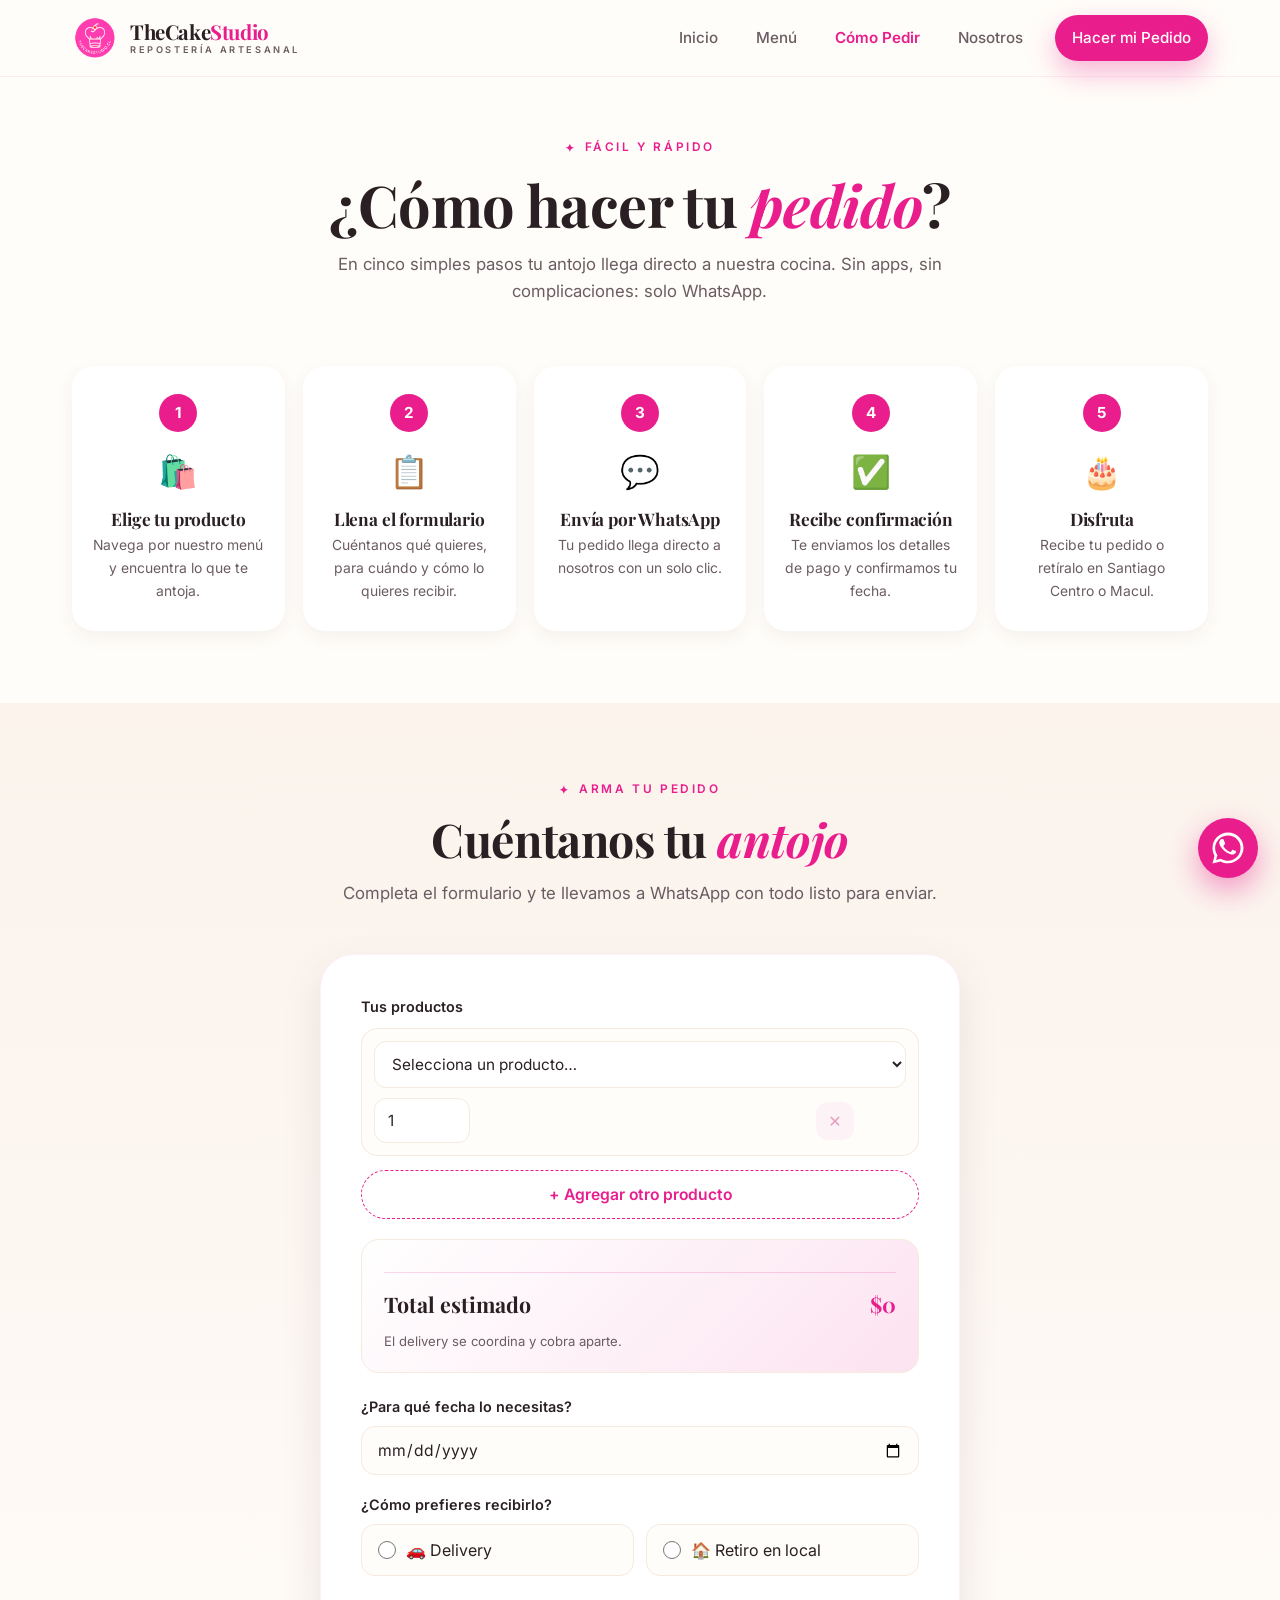
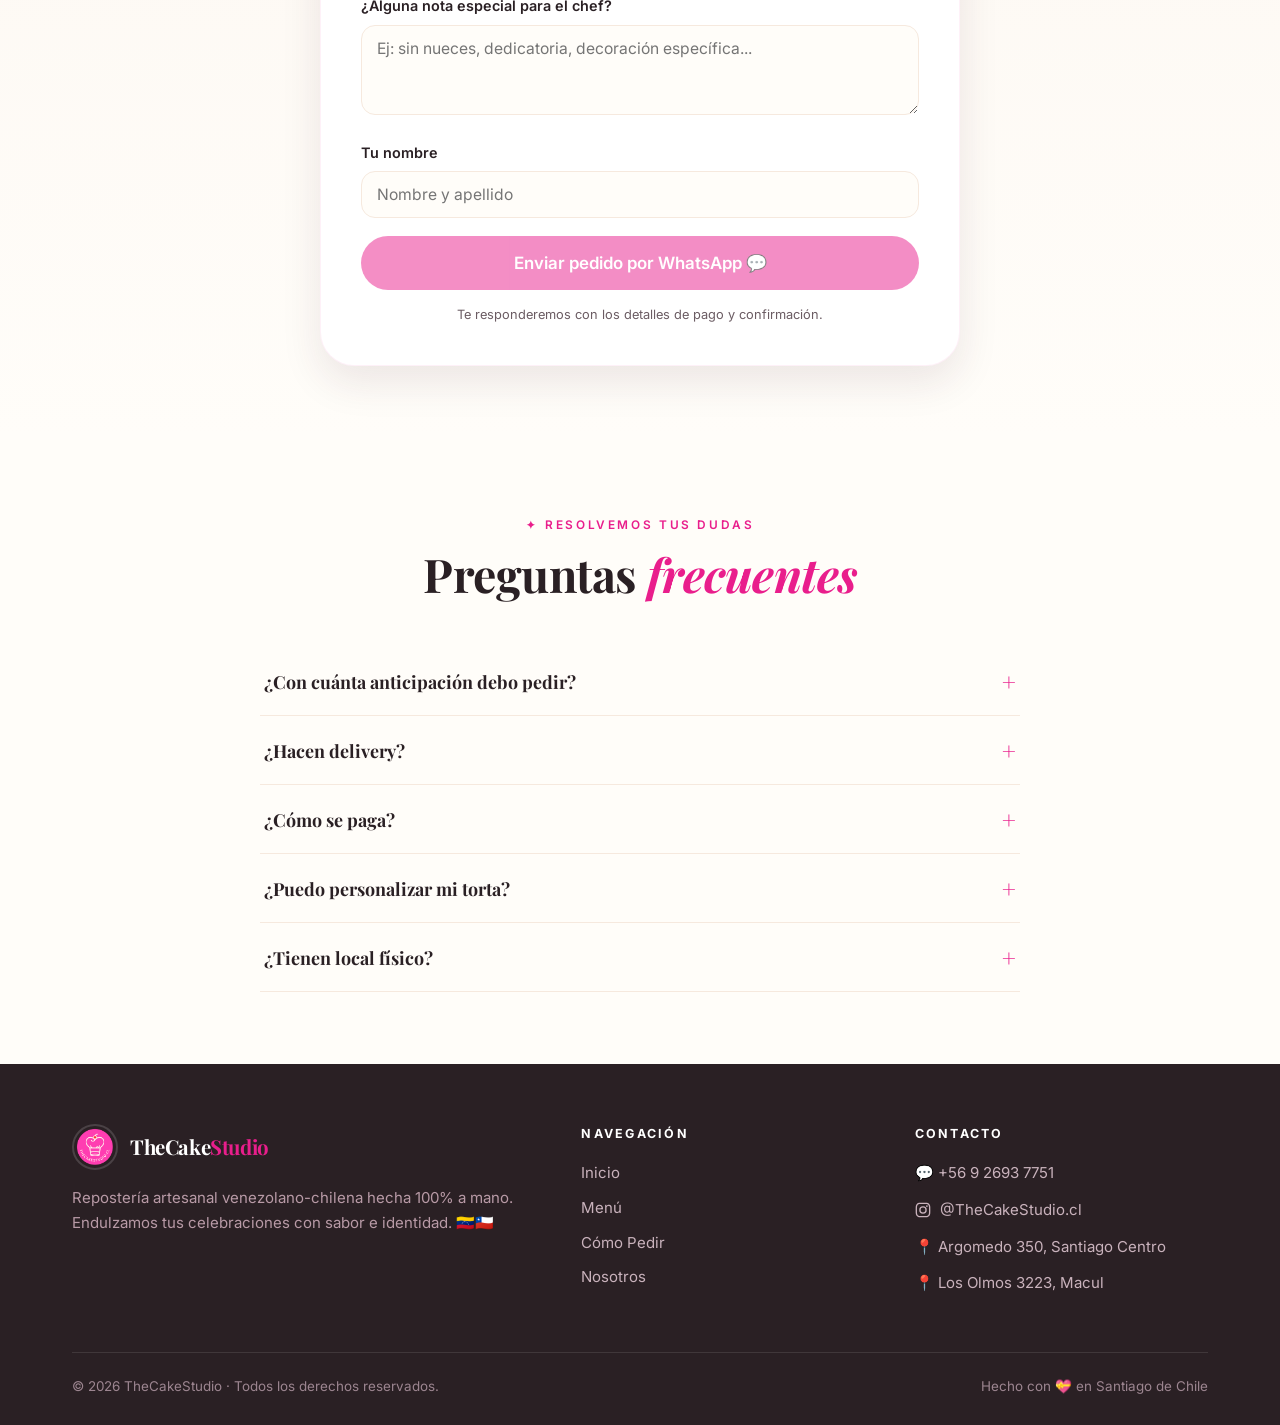
<file: como-pedir.html>
<!DOCTYPE html>
<html lang="es">
<head>
<meta charset="UTF-8">
<meta name="viewport" content="width=device-width, initial-scale=1.0">
<meta name="theme-color" content="#FFFDF9">
<meta name="color-scheme" content="only light">
<title>Cómo Pedir · Pide por WhatsApp | TheCakeStudio Santiago</title>
<meta name="description" content="Pedir en TheCakeStudio es muy fácil: elige tu producto, llena el formulario y envía tu pedido por WhatsApp. Repostería artesanal sin premezclas en Santiago. Tortas con 72 h de anticipación.">
<meta name="keywords" content="pedir torta Santiago, repostería artesanal Santiago, tortas venezolanas Chile, postres sin premezclas Santiago, repostería a mano Macul">
<link rel="icon" href="Logo/Logo White Background.PNG">
<link rel="preconnect" href="https://fonts.googleapis.com">
<link rel="preconnect" href="https://fonts.gstatic.com" crossorigin>
<link href="https://fonts.googleapis.com/css2?family=Playfair+Display:ital,wght@0,500;0,600;0,700;0,800;1,500;1,600;1,700&family=Inter:wght@400;500;600;700&display=swap" rel="stylesheet">
<link rel="stylesheet" href="styles.css">
</head>
<body>

<!-- ============ NAVBAR ============ -->
<header class="nav">
  <div class="wrap nav-inner">
    <a class="brand" href="index.html">
      <img src="Logo/Logo Fuxia Background.PNG" alt="TheCakeStudio">
      <span class="brand-name">TheCake<span>Studio</span><small>Repostería artesanal</small></span>
    </a>
    <button class="nav-toggle" aria-label="Menú"><span></span><span></span><span></span></button>
    <nav class="nav-links">
      <a href="index.html">Inicio</a>
      <a href="menu.html">Menú</a>
      <a href="como-pedir.html" class="active">Cómo Pedir</a>
      <a href="nosotros.html">Nosotros</a>
      <span class="nav-cta"><a class="btn btn-primary" href="#pedir">Hacer mi Pedido</a></span>
    </nav>
  </div>
</header>

<!-- ============ HEAD ============ -->
<section class="page-head">
  <div class="wrap">
    <span class="eyebrow">Fácil y rápido</span>
    <h1>¿Cómo hacer tu <em>pedido</em>?</h1>
    <p>En cinco simples pasos tu antojo llega directo a nuestra cocina. Sin apps, sin complicaciones: solo WhatsApp.</p>
  </div>
</section>

<!-- ============ PASOS ============ -->
<section class="section" style="padding-top:30px">
  <div class="wrap">
    <div class="steps">
      <div class="step reveal"><div class="num">1</div><div class="ic">🛍️</div><h3>Elige tu producto</h3><p>Navega por nuestro menú y encuentra lo que te antoja.</p></div>
      <div class="step reveal"><div class="num">2</div><div class="ic">📋</div><h3>Llena el formulario</h3><p>Cuéntanos qué quieres, para cuándo y cómo lo quieres recibir.</p></div>
      <div class="step reveal"><div class="num">3</div><div class="ic">💬</div><h3>Envía por WhatsApp</h3><p>Tu pedido llega directo a nosotros con un solo clic.</p></div>
      <div class="step reveal"><div class="num">4</div><div class="ic">✅</div><h3>Recibe confirmación</h3><p>Te enviamos los detalles de pago y confirmamos tu fecha.</p></div>
      <div class="step reveal"><div class="num">5</div><div class="ic">🎂</div><h3>Disfruta</h3><p>Recibe tu pedido o retíralo en Santiago Centro o Macul.</p></div>
    </div>
  </div>
</section>

<!-- ============ FORMULARIO ============ -->
<section class="section tone-warm" id="pedir">
  <div class="wrap">
    <div class="section-head center reveal">
      <span class="eyebrow">Arma tu pedido</span>
      <h2>Cuéntanos tu <em>antojo</em></h2>
      <p>Completa el formulario y te llevamos a WhatsApp con todo listo para enviar.</p>
    </div>

    <div class="order-panel reveal">
      <form id="orderForm">
        <label style="display:block;font-weight:600;font-size:.9rem;margin-bottom:10px">Tus productos</label>
        <div class="cart-rows" id="cartRows"></div>
        <button type="button" id="addRow" class="btn btn-add">+ Agregar otro producto</button>

        <div class="cart-summary">
          <div class="cart-breakdown" id="cartBreakdown"></div>
          <div class="cart-total">Total estimado <span id="cartTotal">$0</span></div>
          <p class="cart-fine">El delivery se coordina y cobra aparte.</p>
          <p class="cart-consultar field-hidden" id="consultarNote">Precio a confirmar — te contactaremos por WhatsApp.</p>
        </div>

        <div class="field">
          <label>¿Para qué fecha lo necesitas?</label>
          <input type="date" name="fecha" required>
          <p class="lead-note field-hidden" data-lead-note>🎂 Tu pedido incluye una torta: requiere mínimo 72 horas de anticipación.</p>
          <p class="lead-error field-hidden" data-lead-error></p>
        </div>
        <div class="field">
          <label>¿Cómo prefieres recibirlo?</label>
          <div class="radios">
            <label class="radio-chip"><input type="radio" name="entrega" value="Delivery"> 🚗 Delivery</label>
            <label class="radio-chip"><input type="radio" name="entrega" value="Retiro"> 🏠 Retiro en local</label>
          </div>
        </div>
        <div class="field comuna-wrap field-hidden">
          <label>¿En qué comuna?</label>
          <input type="text" name="comuna" placeholder="Ej: Providencia, Ñuñoa...">
        </div>
        <div class="field">
          <label>¿Alguna nota especial para el chef?</label>
          <textarea name="nota" placeholder="Ej: sin nueces, dedicatoria, decoración específica..."></textarea>
        </div>
        <div class="field">
          <label>Tu nombre</label>
          <input type="text" name="nombre" placeholder="Nombre y apellido" autocomplete="name" required>
          <p class="lead-error field-hidden" data-name-error>Por favor ingresa tu nombre completo real (nombre y apellido).</p>
        </div>
        <button type="submit" id="submitBtn" class="btn btn-primary btn-block btn-lg">Enviar pedido por WhatsApp 💬</button>
        <p class="modal-fine">Te responderemos con los detalles de pago y confirmación.</p>
      </form>
    </div>
  </div>
</section>

<!-- ============ FAQ ============ -->
<section class="section">
  <div class="wrap">
    <div class="section-head center reveal">
      <span class="eyebrow">Resolvemos tus dudas</span>
      <h2>Preguntas <em>frecuentes</em></h2>
    </div>
    <div class="faq reveal">
      <div class="faq-item">
        <button class="faq-q">¿Con cuánta anticipación debo pedir? <span class="pm">+</span></button>
        <div class="faq-a"><p><b>Tortas:</b> requieren mínimo 72 horas de anticipación para garantizar la preparación artesanal.<br><b>Postres, galletas y salados:</b> no tienen un mínimo de tiempo fijo, pero están sujetos a disponibilidad de stock. Siempre puedes consultarnos por WhatsApp.</p></div>
      </div>
      <div class="faq-item">
        <button class="faq-q">¿Hacen delivery? <span class="pm">+</span></button>
        <div class="faq-a"><p>Sí, con un costo adicional según la comuna. Escríbenos por WhatsApp para consultar disponibilidad y el valor del envío a tu sector.</p></div>
      </div>
      <div class="faq-item">
        <button class="faq-q">¿Cómo se paga? <span class="pm">+</span></button>
        <div class="faq-a"><p>Por Mercado Pago o transferencia bancaria, una vez confirmado el pedido. Te enviamos los datos al coordinar por WhatsApp.</p></div>
      </div>
      <div class="faq-item">
        <button class="faq-q">¿Puedo personalizar mi torta? <span class="pm">+</span></button>
        <div class="faq-a"><p>¡Por supuesto! Contáctanos por WhatsApp y coordinamos sabores, tamaño, relleno y decoración a tu gusto.</p></div>
      </div>
      <div class="faq-item">
        <button class="faq-q">¿Tienen local físico? <span class="pm">+</span></button>
        <div class="faq-a"><p>Somos una home bakery. Puedes retirar tu pedido coordinando previamente en Santiago Centro o Macul, o pedir delivery a tu comuna.</p></div>
      </div>
    </div>
  </div>
</section>

<!-- ============ FOOTER ============ -->
<footer class="footer">
  <div class="wrap">
    <div class="footer-grid">
      <div>
        <a class="brand" href="index.html">
          <img src="Logo/Logo Fuxia Background.PNG" alt="TheCakeStudio">
          <span class="brand-name">TheCake<span style="color:var(--fuchsia)">Studio</span></span>
        </a>
        <p class="tag">Repostería artesanal venezolano-chilena hecha 100% a mano. Endulzamos tus celebraciones con sabor e identidad. 🇻🇪🇨🇱</p>
      </div>
      <div>
        <h4>Navegación</h4>
        <ul>
          <li><a href="index.html">Inicio</a></li>
          <li><a href="menu.html">Menú</a></li>
          <li><a href="como-pedir.html">Cómo Pedir</a></li>
          <li><a href="nosotros.html">Nosotros</a></li>
        </ul>
      </div>
      <div>
        <h4>Contacto</h4>
        <div class="contact">
          <a href="https://wa.me/56926937751?text=%C2%A1Hola%20TheCakeStudio!%20%F0%9F%8E%82%F0%9F%92%96%20Los%20vi%20en%20su%20p%C3%A1gina%20web%20y%20se%20me%20antoj%C3%B3%20algo%20hecho%20con%20amor.%20Me%20encantar%C3%ADa%20hacer%20un%20pedido%20o%20resolver%20una%20dudita.%20%C2%BFMe%20ayudan%3F%20%F0%9F%98%8A" target="_blank">💬 +56 9 2693 7751</a>
          <a href="https://instagram.com/TheCakeStudio.cl" target="_blank"><svg class="ig-ic" viewBox="0 0 24 24" aria-hidden="true"><path fill="currentColor" d="M12 2.982c2.937 0 3.285.011 4.445.064 1.072.049 1.654.228 2.042.379.513.199.879.436 1.263.821.385.384.622.75.821 1.263.151.388.33.97.379 2.042.053 1.16.064 1.508.064 4.445s-.011 3.285-.064 4.445c-.049 1.072-.228 1.654-.379 2.042a3.39 3.39 0 0 1-.821 1.263 3.39 3.39 0 0 1-1.263.821c-.388.151-.97.33-2.042.379-1.16.053-1.508.064-4.445.064s-3.285-.011-4.445-.064c-1.072-.049-1.654-.228-2.042-.379a3.39 3.39 0 0 1-1.263-.821 3.39 3.39 0 0 1-.821-1.263c-.151-.388-.33-.97-.379-2.042-.053-1.16-.064-1.508-.064-4.445s.011-3.285.064-4.445c.049-1.072.228-1.654.379-2.042.199-.513.436-.879.821-1.263a3.39 3.39 0 0 1 1.263-.821c.388-.151.97-.33 2.042-.379 1.16-.053 1.508-.064 4.445-.064M12 1c-2.987 0-3.362.013-4.535.066-1.171.054-1.97.24-2.67.511a5.39 5.39 0 0 0-1.949 1.269 5.39 5.39 0 0 0-1.269 1.949c-.271.7-.457 1.499-.511 2.67C1.013 8.638 1 9.013 1 12s.013 3.362.066 4.535c.054 1.171.24 1.97.511 2.67a5.39 5.39 0 0 0 1.269 1.949 5.39 5.39 0 0 0 1.949 1.269c.7.271 1.499.457 2.67.511C8.638 22.987 9.013 23 12 23s3.362-.013 4.535-.066c1.171-.054 1.97-.24 2.67-.511a5.39 5.39 0 0 0 1.949-1.269 5.39 5.39 0 0 0 1.269-1.949c.271-.7.457-1.499.511-2.67C22.987 15.362 23 14.987 23 12s-.013-3.362-.066-4.535c-.054-1.171-.24-1.97-.511-2.67a5.39 5.39 0 0 0-1.269-1.949 5.39 5.39 0 0 0-1.949-1.269c-.7-.271-1.499-.457-2.67-.511C15.362 1.013 14.987 1 12 1m0 5.351A5.649 5.649 0 1 0 17.649 12 5.649 5.649 0 0 0 12 6.351m0 9.316A3.667 3.667 0 1 1 15.667 12 3.667 3.667 0 0 1 12 15.667m5.872-10.859a1.32 1.32 0 1 0 1.32 1.32 1.32 1.32 0 0 0-1.32-1.32"/></svg> @TheCakeStudio.cl</a>
          <div>📍 Argomedo 350, Santiago Centro</div>
          <div>📍 Los Olmos 3223, Macul</div>
        </div>
      </div>
    </div>
    <div class="footer-bottom">
      <span>© 2026 TheCakeStudio · Todos los derechos reservados.</span>
      <span>Hecho con 💝 en Santiago de Chile</span>
    </div>
  </div>
</footer>

<!-- ============ WHATSAPP FLOTANTE ============ -->
<a class="wa-float" href="https://wa.me/56926937751?text=%C2%A1Hola%20TheCakeStudio!%20%F0%9F%8E%82%F0%9F%92%96%20Los%20vi%20en%20su%20p%C3%A1gina%20web%20y%20se%20me%20antoj%C3%B3%20algo%20hecho%20con%20amor.%20Me%20encantar%C3%ADa%20hacer%20un%20pedido%20o%20resolver%20una%20dudita.%20%C2%BFMe%20ayudan%3F%20%F0%9F%98%8A" target="_blank" aria-label="Escríbenos por WhatsApp">
  <svg viewBox="0 0 32 32" fill="currentColor"><path d="M16 .5C7.4.5.5 7.4.5 16c0 2.8.7 5.4 2 7.7L.5 31.5l8-2.1c2.2 1.2 4.8 1.9 7.5 1.9 8.6 0 15.5-6.9 15.5-15.5S24.6.5 16 .5zm0 28.3c-2.4 0-4.7-.6-6.7-1.8l-.5-.3-4.7 1.2 1.3-4.6-.3-.5c-1.3-2.1-2-4.5-2-7C3.4 9 8.9 3.5 16 3.5S28.6 9 28.6 16 23 28.8 16 28.8zm8.3-9.4c-.5-.2-2.7-1.3-3.1-1.5-.4-.2-.7-.2-1 .2-.3.5-1.1 1.5-1.4 1.7-.2.3-.5.3-.9.1-.5-.2-2-.7-3.7-2.3-1.4-1.2-2.3-2.7-2.6-3.2-.3-.5 0-.7.2-1 .2-.2.5-.5.7-.8.2-.3.3-.5.5-.8.1-.3.1-.6 0-.8-.1-.2-1-2.4-1.4-3.3-.4-.9-.7-.7-1-.8h-.8c-.3 0-.7.1-1.1.5-.4.5-1.4 1.4-1.4 3.4s1.5 4 1.7 4.2c.2.3 2.9 4.5 7.1 6.3 1 .4 1.8.7 2.4.9 1 .3 1.9.3 2.6.2.8-.1 2.5-1 2.8-2 .3-1 .3-1.8.2-2-.1-.2-.4-.3-.9-.5z"/></svg>
</a>

<script src="script.js"></script>
</body>
</html>
</file>
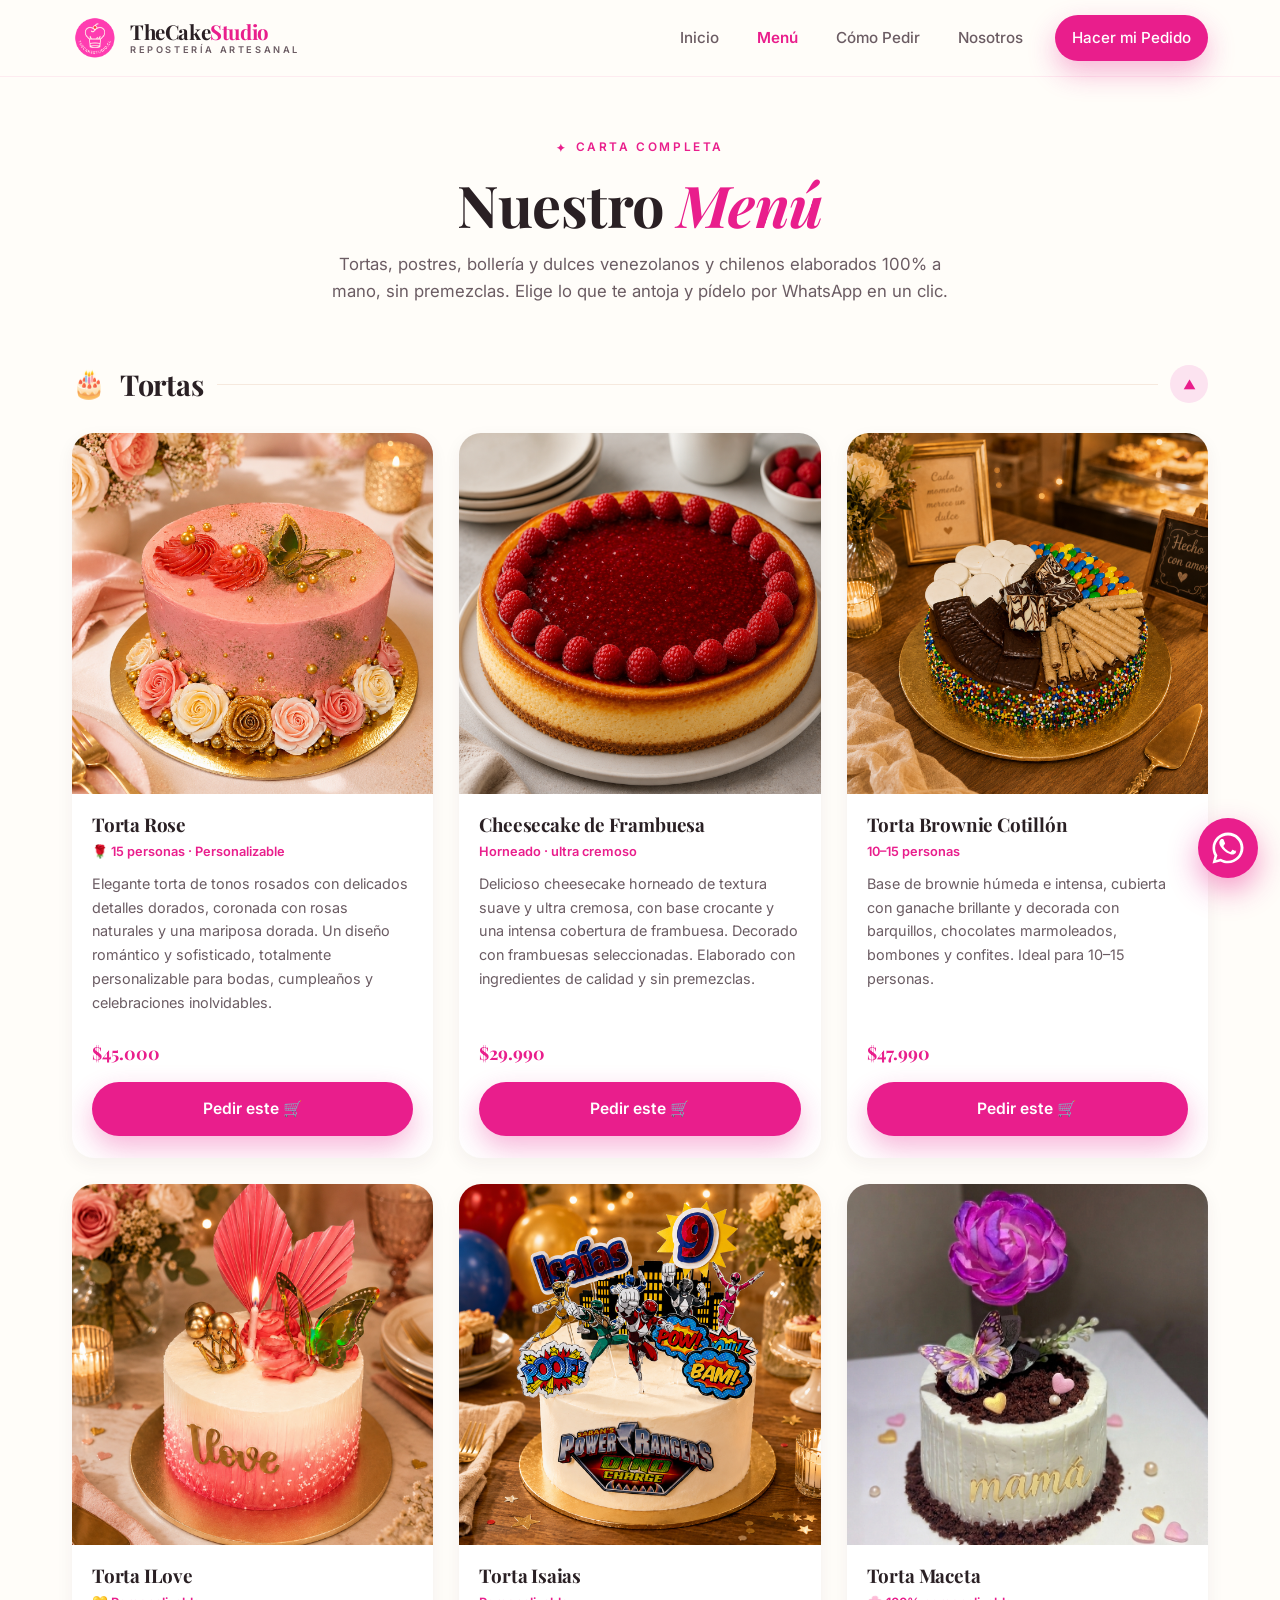
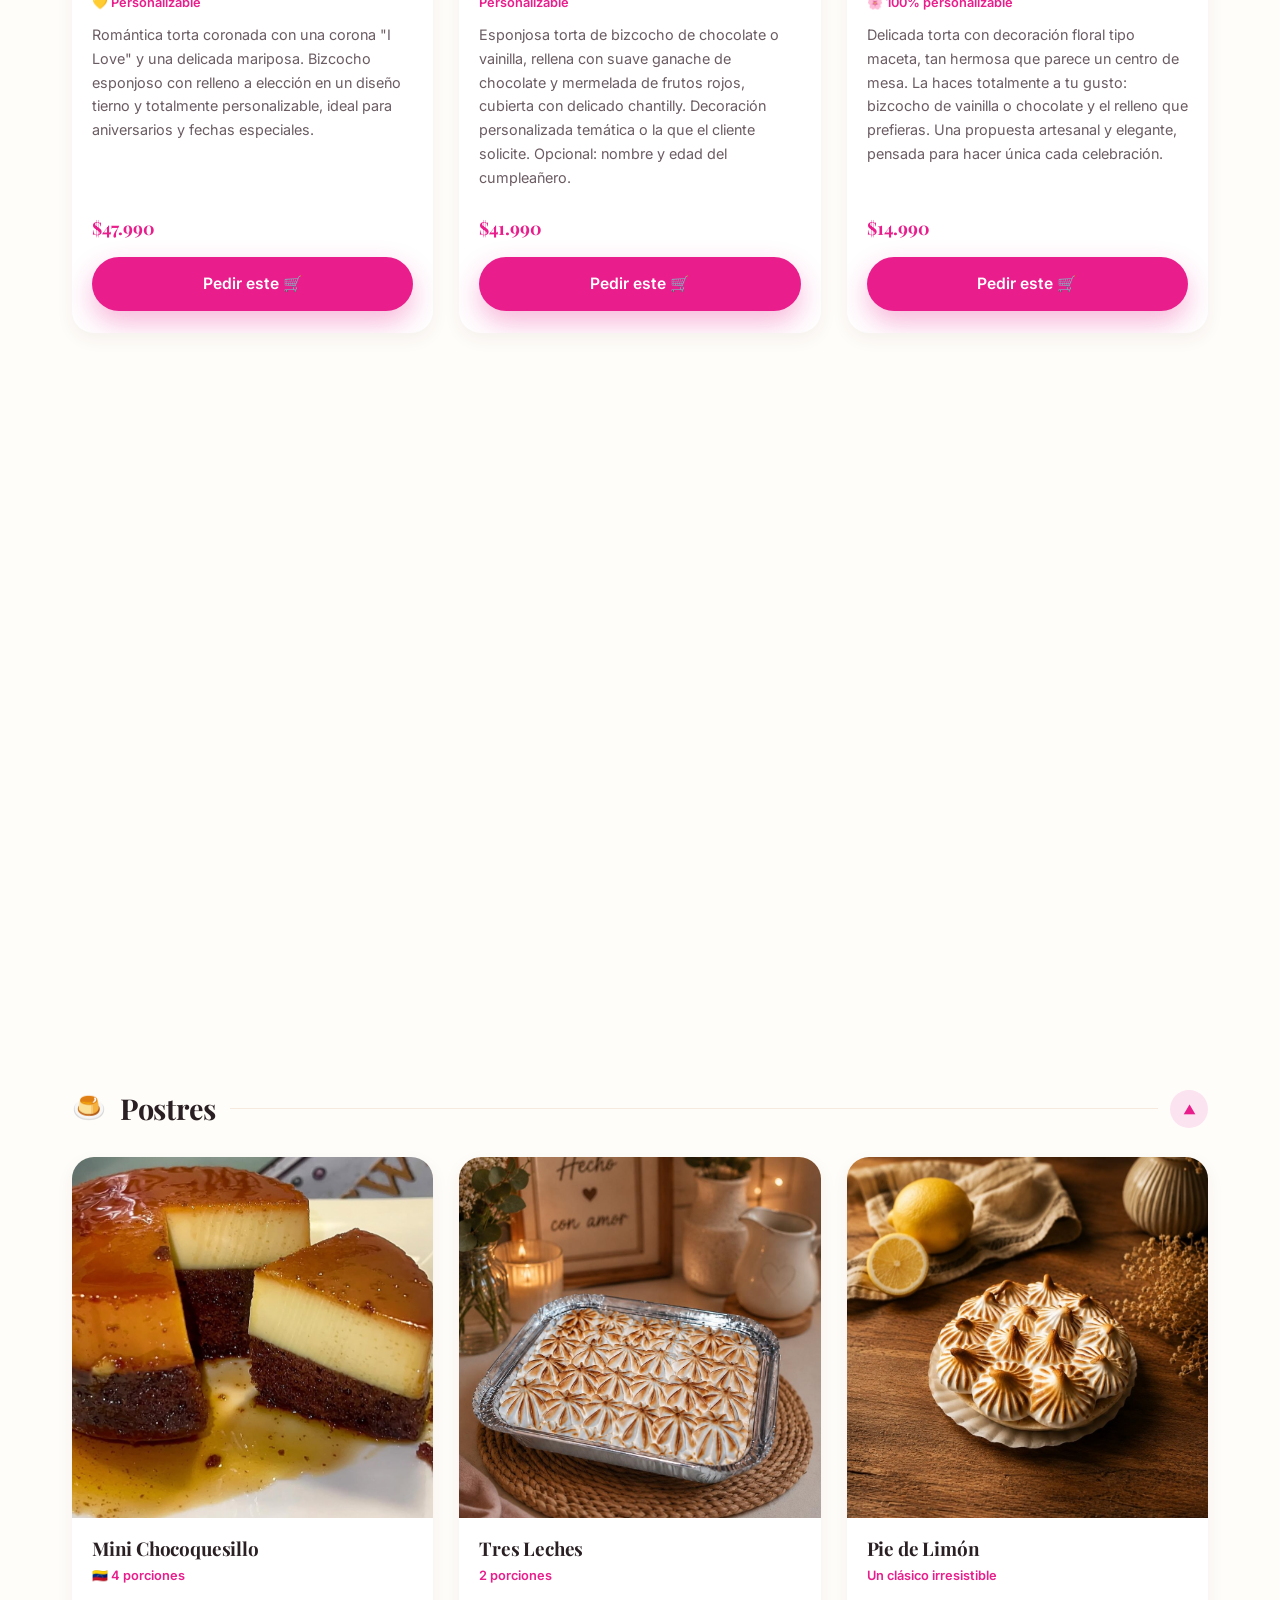
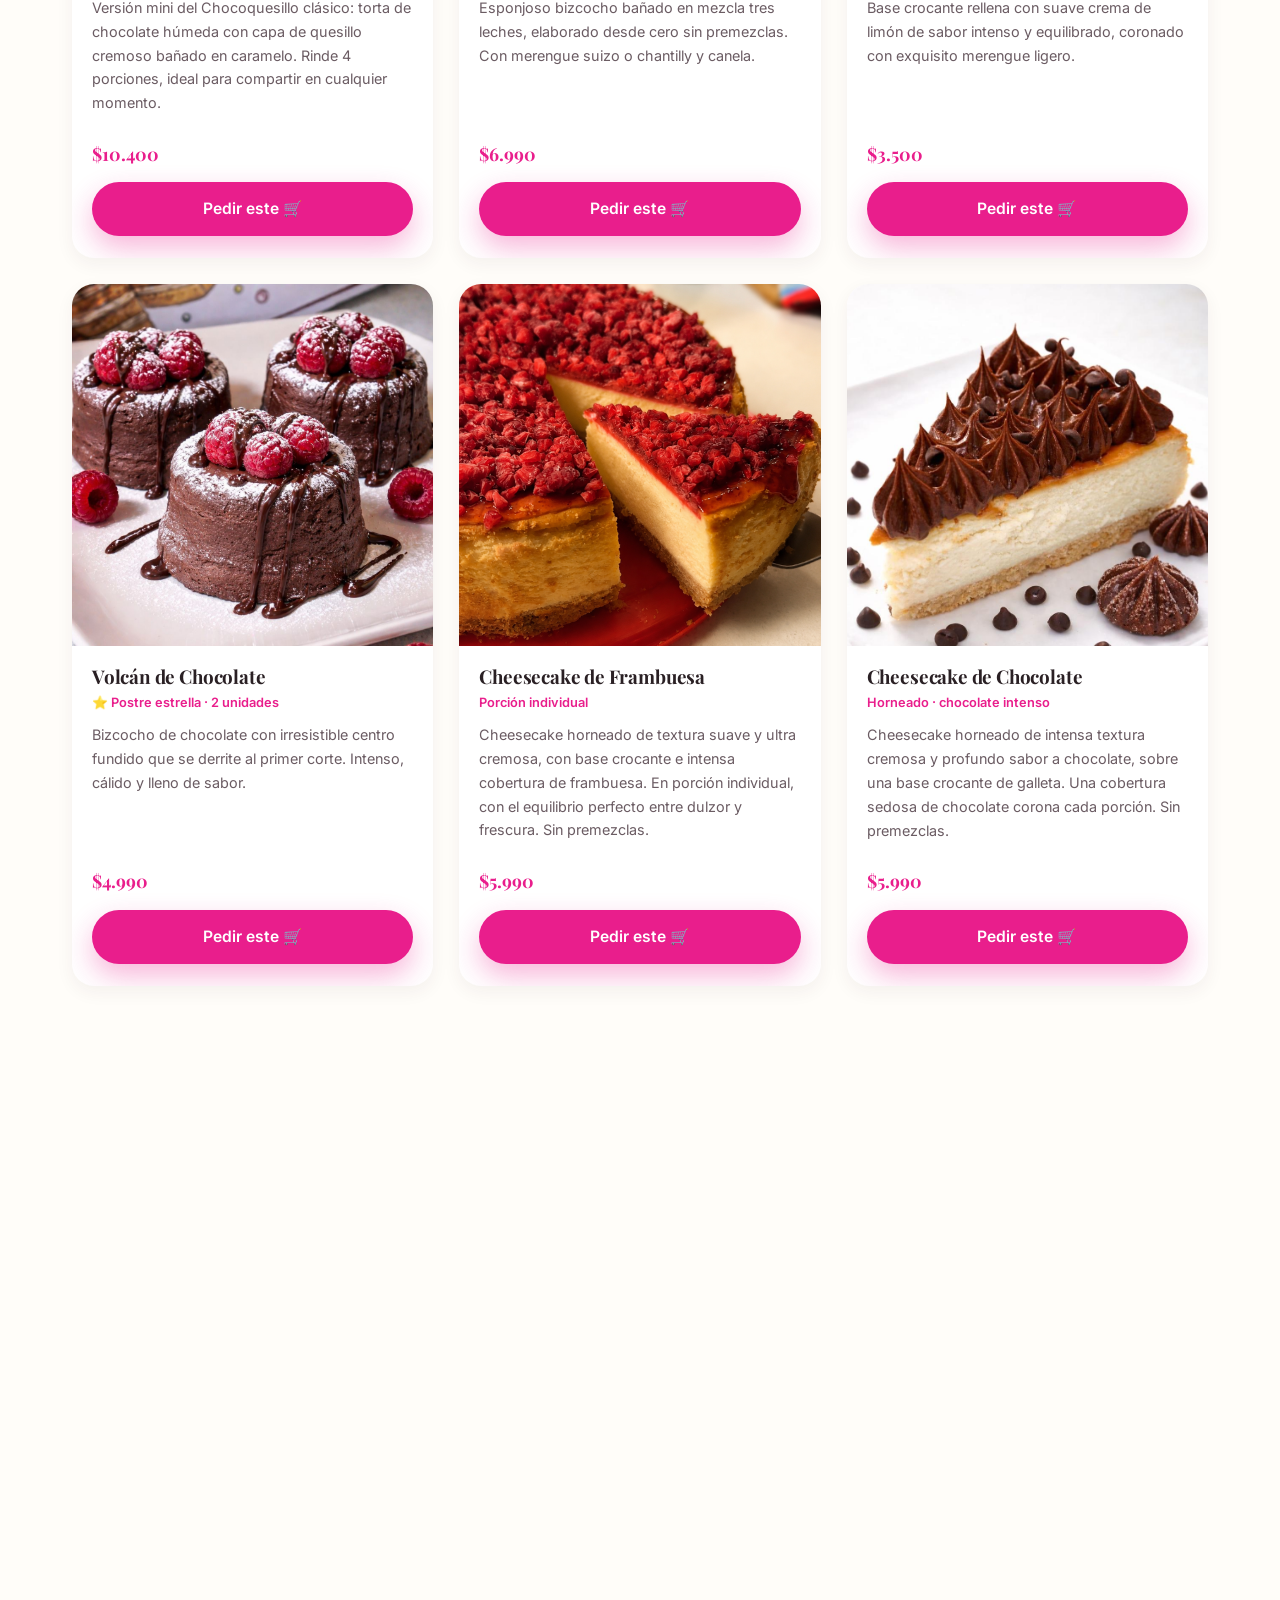
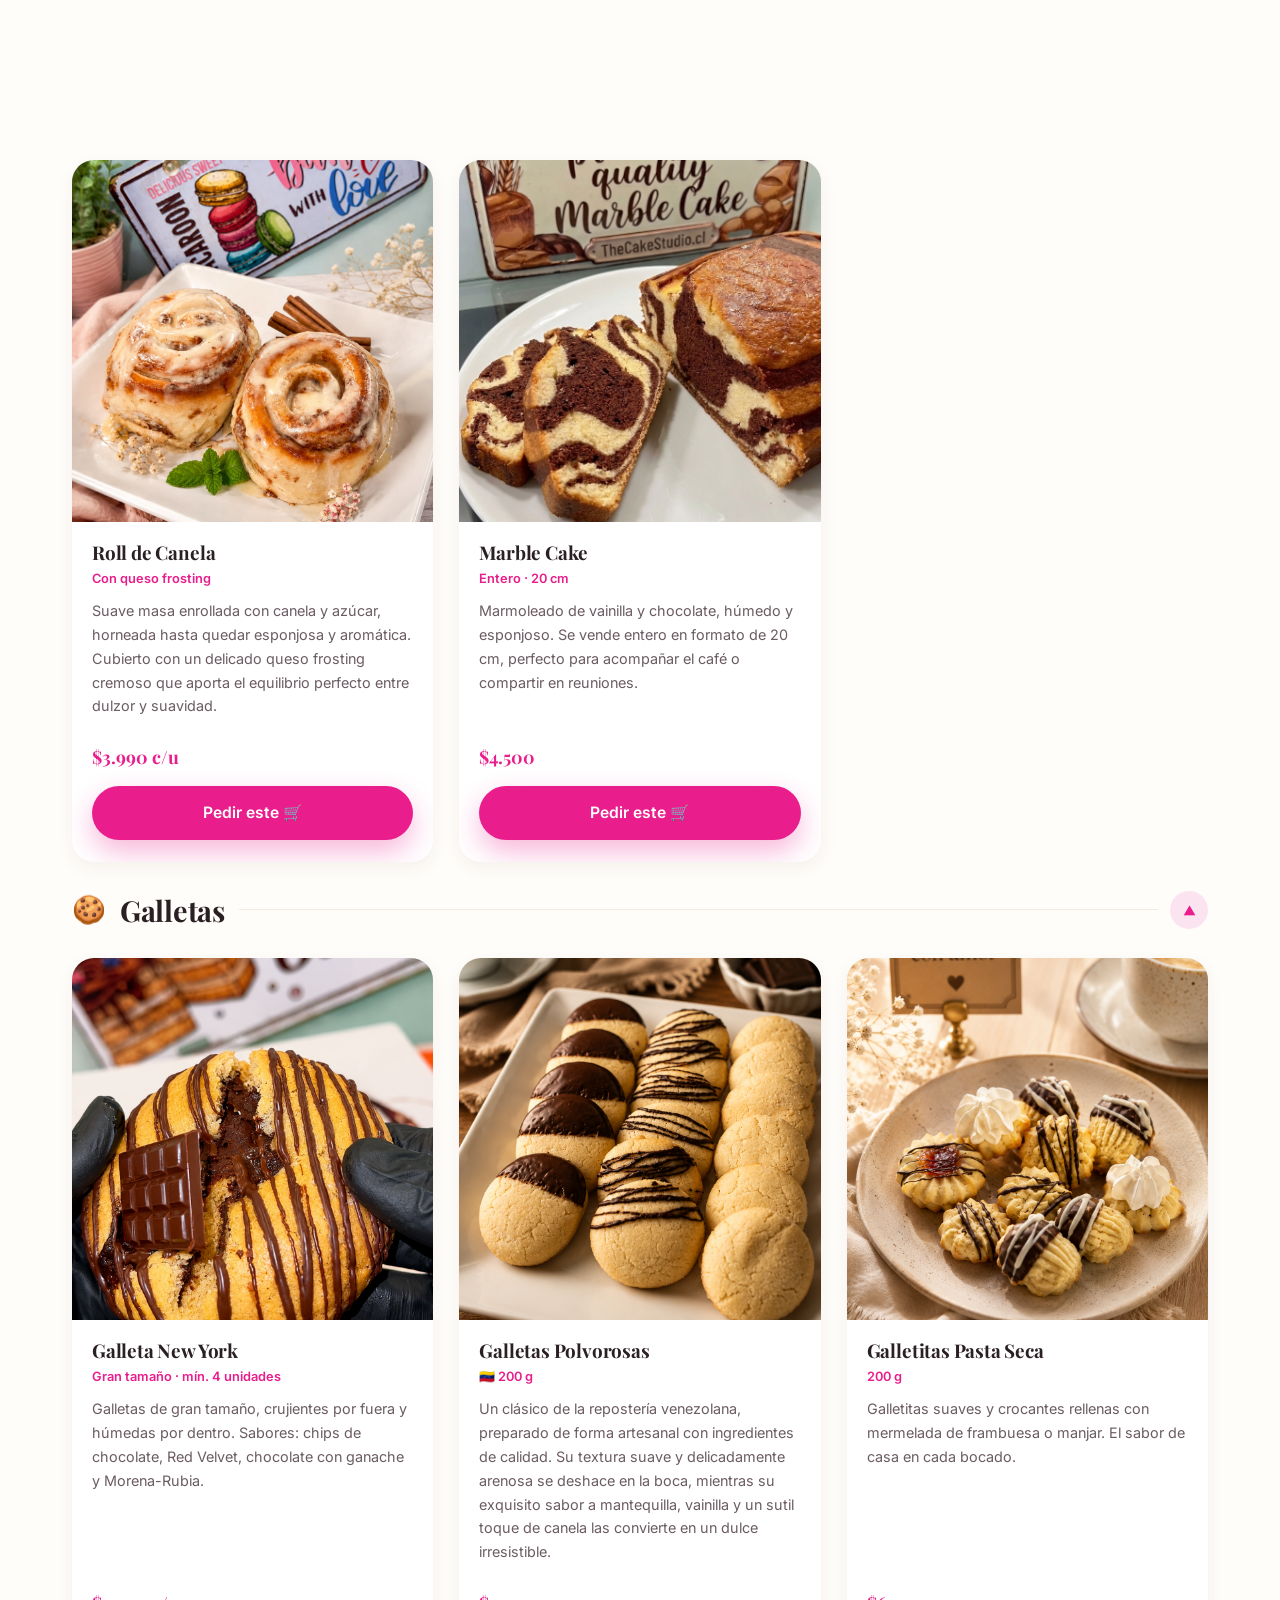
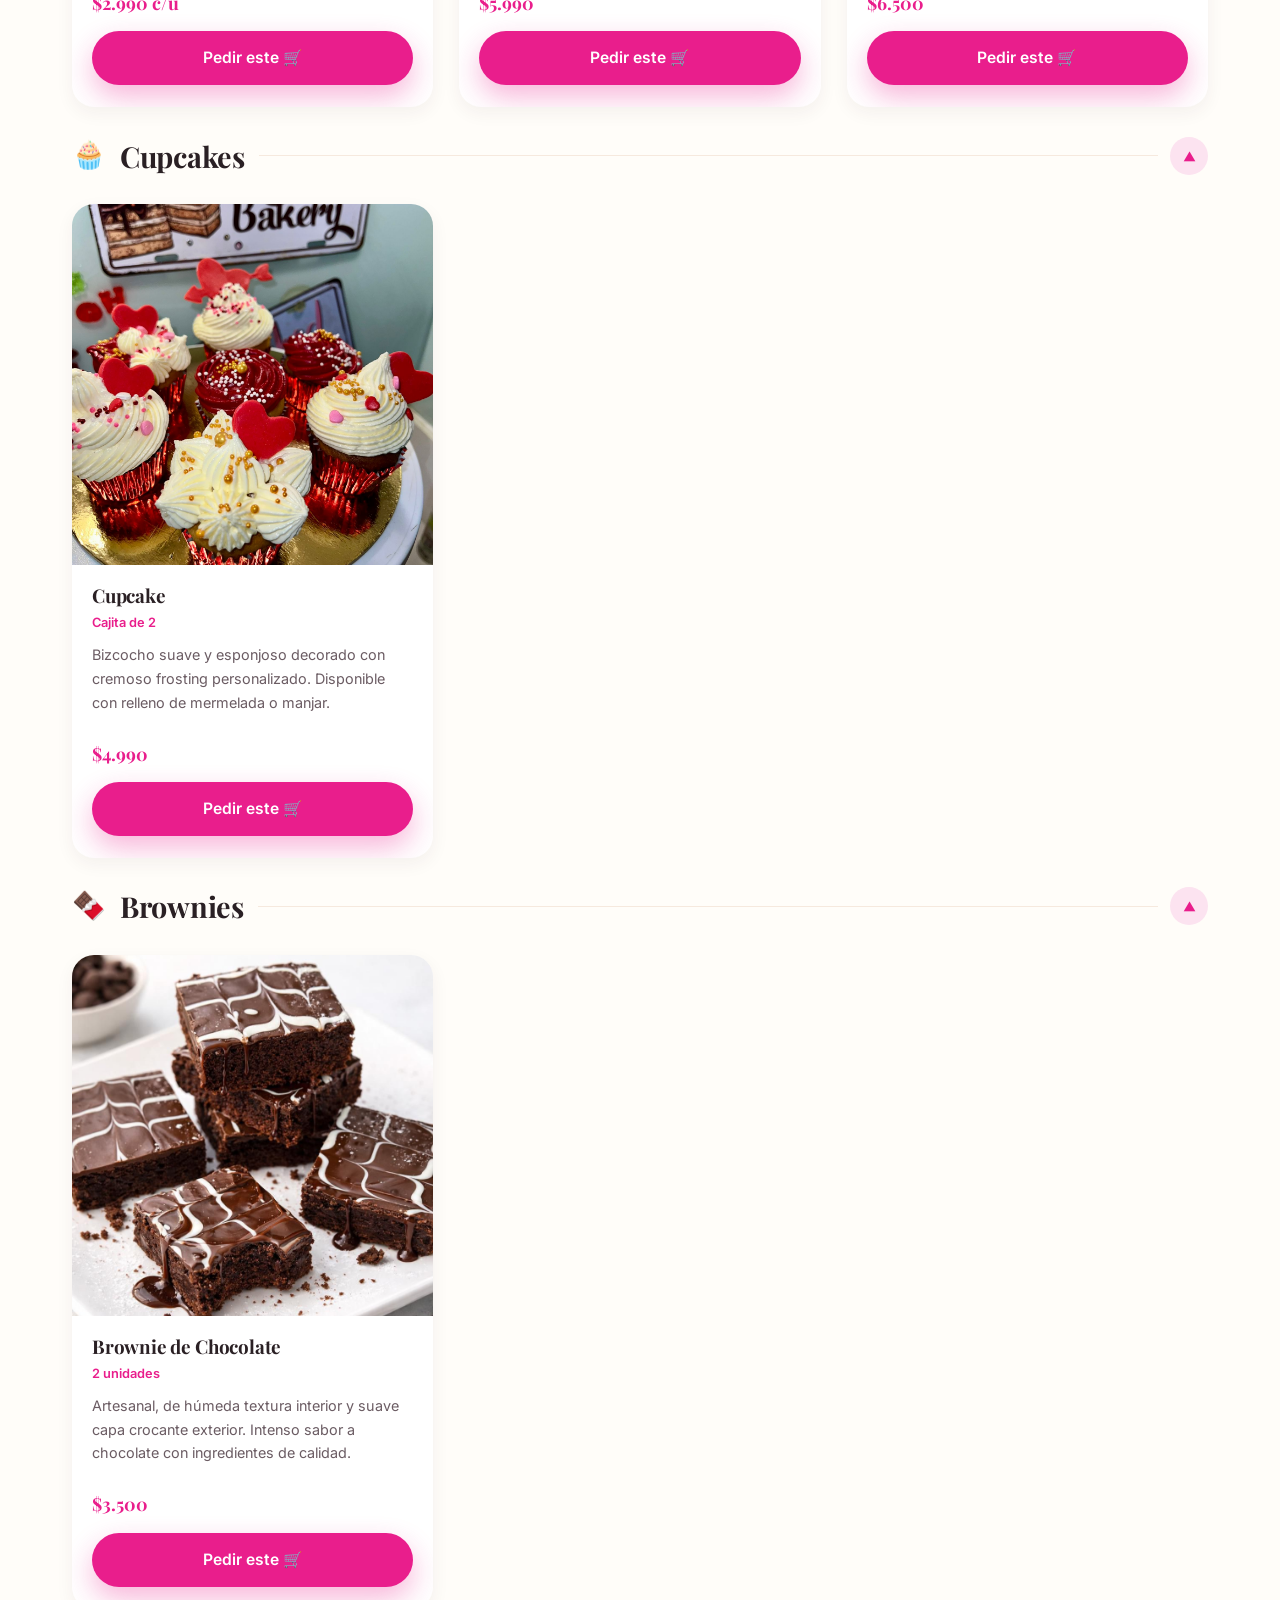
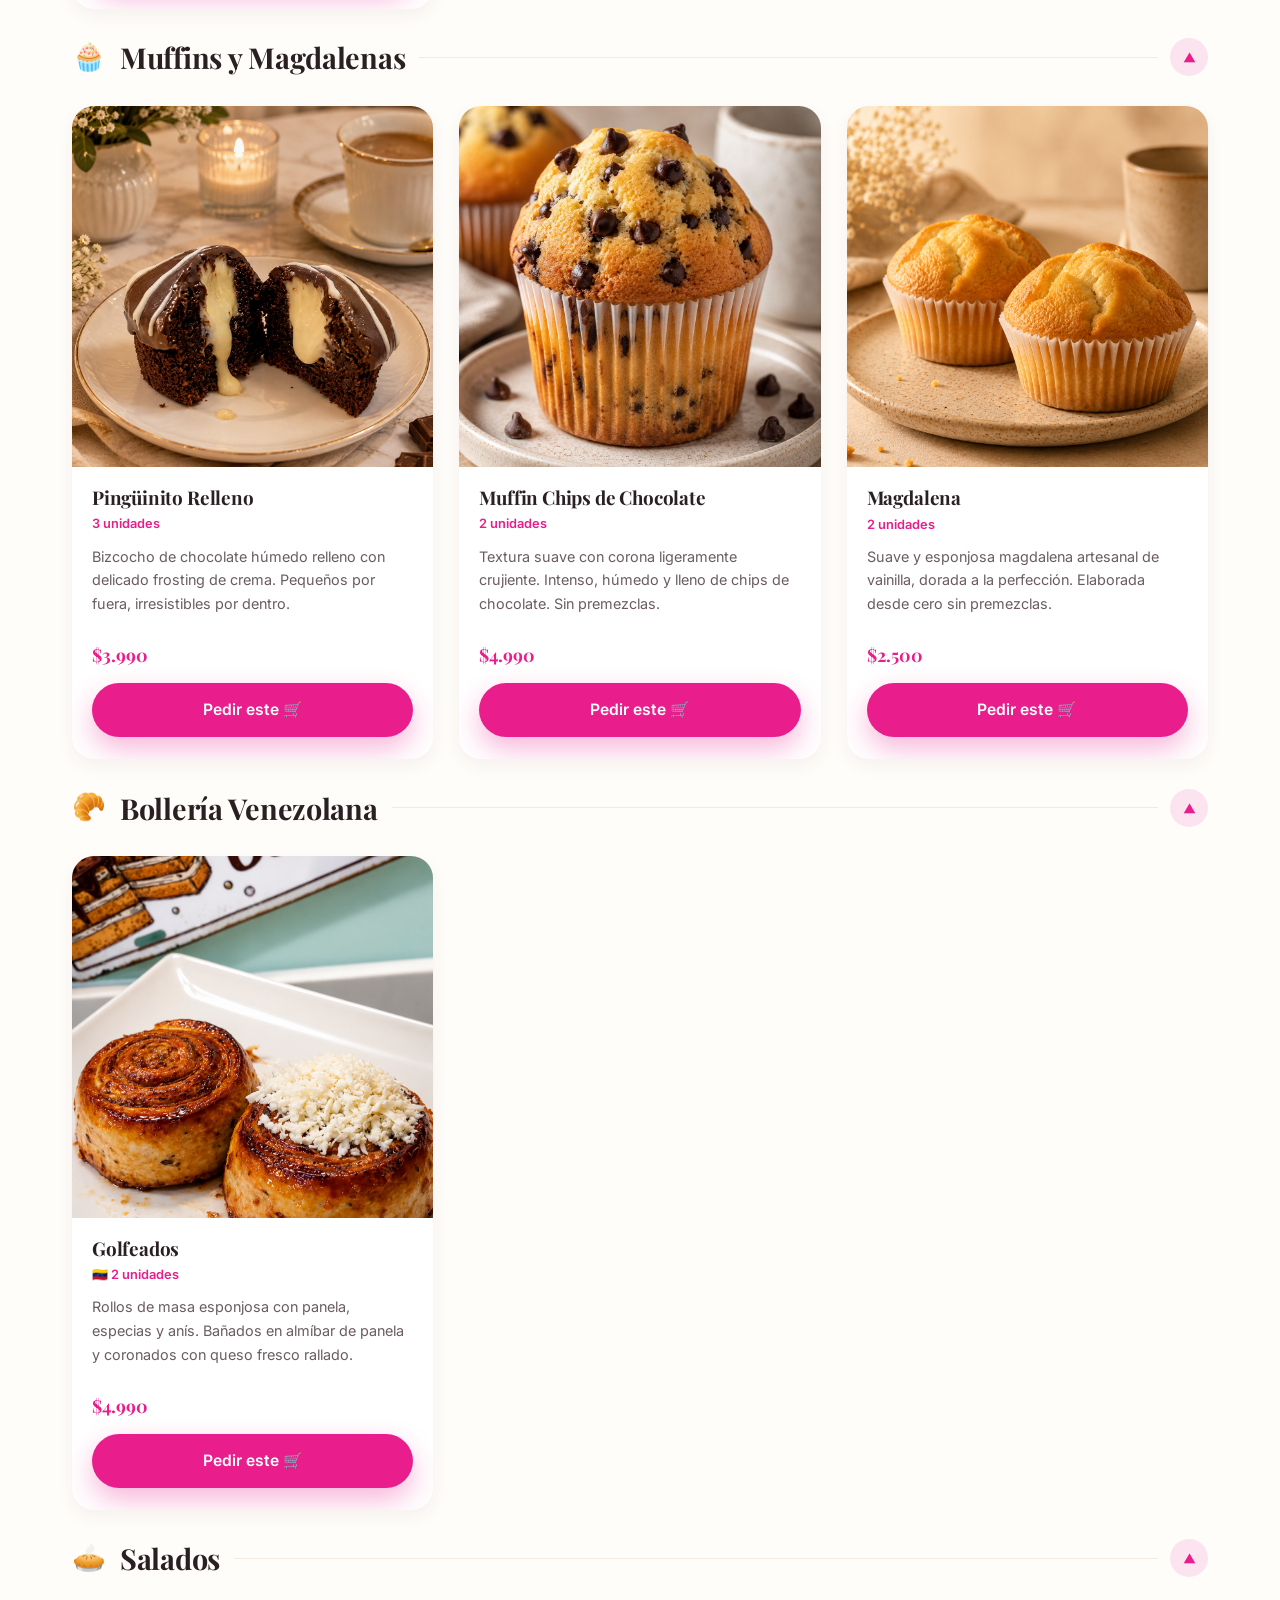
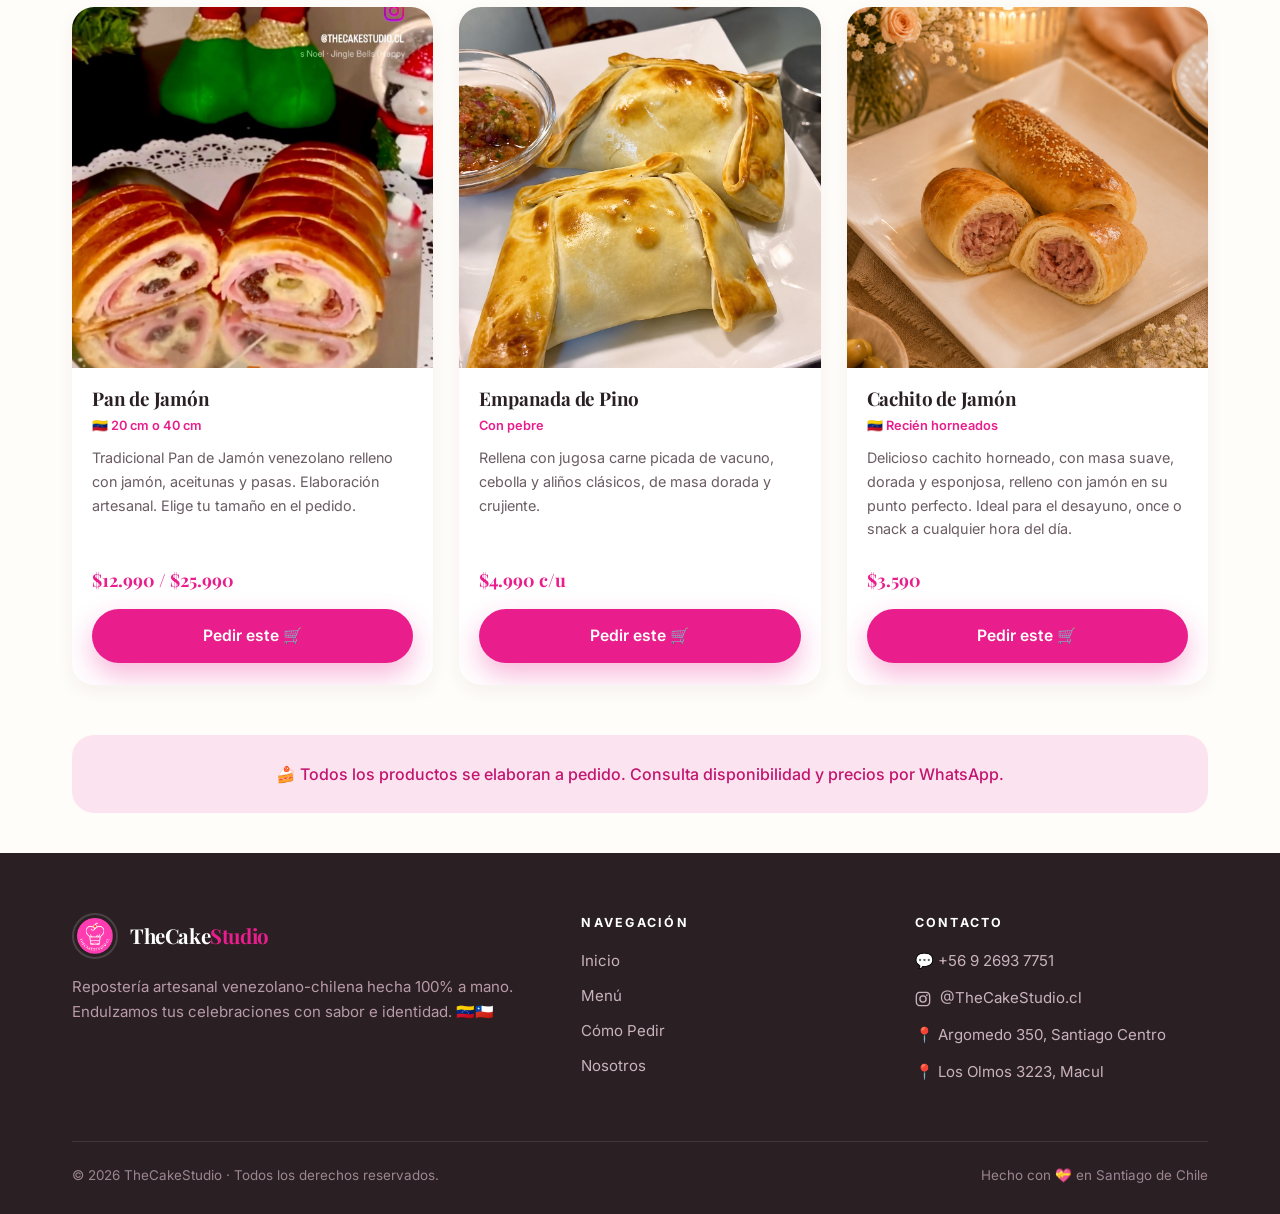
<file: menu.html>
<!DOCTYPE html>
<html lang="es">
<head>
<meta charset="UTF-8">
<meta name="viewport" content="width=device-width, initial-scale=1.0">
<meta name="theme-color" content="#FFFDF9">
<meta name="color-scheme" content="only light">
<title>Menú · Tortas y postres artesanales en Santiago | TheCakeStudio</title>
<meta name="description" content="Menú completo de TheCakeStudio: tortas venezolanas y chilenas, Chocoquesillo sin gluten, cheesecakes, postres en shot y salados. Repostería artesanal sin premezclas en Santiago. Pide por WhatsApp.">
<meta name="keywords" content="repostería artesanal Santiago, tortas venezolanas Chile, postres sin premezclas Santiago, repostería a mano Macul, Chocoquesillo, cheesecake Santiago">
<link rel="icon" href="Logo/Logo White Background.PNG">
<link rel="preconnect" href="https://fonts.googleapis.com">
<link rel="preconnect" href="https://fonts.gstatic.com" crossorigin>
<link href="https://fonts.googleapis.com/css2?family=Playfair+Display:ital,wght@0,500;0,600;0,700;0,800;1,500;1,600;1,700&family=Inter:wght@400;500;600;700&display=swap" rel="stylesheet">
<link rel="stylesheet" href="styles.css">
</head>
<body>

<!-- ============ NAVBAR ============ -->
<header class="nav">
  <div class="wrap nav-inner">
    <a class="brand" href="index.html">
      <img src="Logo/Logo Fuxia Background.PNG" alt="TheCakeStudio">
      <span class="brand-name">TheCake<span>Studio</span><small>Repostería artesanal</small></span>
    </a>
    <button class="nav-toggle" aria-label="Menú"><span></span><span></span><span></span></button>
    <nav class="nav-links">
      <a href="index.html">Inicio</a>
      <a href="menu.html" class="active">Menú</a>
      <a href="como-pedir.html">Cómo Pedir</a>
      <a href="nosotros.html">Nosotros</a>
      <span class="nav-cta"><a class="btn btn-primary" href="como-pedir.html#pedir">Hacer mi Pedido</a></span>
    </nav>
  </div>
</header>

<!-- ============ HEAD ============ -->
<section class="page-head">
  <div class="wrap">
    <span class="eyebrow">Carta completa</span>
    <h1>Nuestro <em>Menú</em></h1>
    <p>Tortas, postres, bollería y dulces venezolanos y chilenos elaborados 100% a mano, sin premezclas. Elige lo que te antoja y pídelo por WhatsApp en un clic.</p>
  </div>
</section>

<main class="wrap" style="padding-bottom:40px">

  <!-- ===== TORTAS ===== -->
  <section class="cat-block" id="tortas">
    <div class="cat-title"><span class="em">🎂</span><h2>Tortas</h2></div>
    <div class="menu-grid">

      <article class="prod reveal">
        <div class="prod-media"><img loading="lazy" src="Tortas/Torta Rose.PNG" alt="Torta Rose personalizable de TheCakeStudio"></div>
        <div class="prod-body">
          <div class="prod-head"><h3>Torta Rose</h3></div>
          <p class="meta">🌹 15 personas · Personalizable</p>
          <p class="desc">Elegante torta de tonos rosados con delicados detalles dorados, coronada con rosas naturales y una mariposa dorada. Un diseño romántico y sofisticado, totalmente personalizable para bodas, cumpleaños y celebraciones inolvidables.</p>
          <div class="prod-foot"><span class="price">$45.000</span></div>
          <a class="btn btn-primary btn-block" style="margin-top:14px" href="como-pedir.html?add=Torta%20Rose#pedir">Pedir este 🛒</a>
        </div>
      </article>

      <article class="prod reveal">
        <div class="prod-media"><img loading="lazy" src="Tortas/Cheesecake De Frambuesa.PNG" alt="Cheesecake de frambuesa de TheCakeStudio"></div>
        <div class="prod-body">
          <div class="prod-head"><h3>Cheesecake de Frambuesa</h3></div>
          <p class="meta">Horneado · ultra cremoso</p>
          <p class="desc">Delicioso cheesecake horneado de textura suave y ultra cremosa, con base crocante y una intensa cobertura de frambuesa. Decorado con frambuesas seleccionadas. Elaborado con ingredientes de calidad y sin premezclas.</p>
          <div class="prod-foot"><span class="price">$29.990</span></div>
          <a class="btn btn-primary btn-block" style="margin-top:14px" href="como-pedir.html?add=Cheesecake%20de%20Frambuesa#pedir">Pedir este 🛒</a>
        </div>
      </article>

      <article class="prod reveal">
        <div class="prod-media"><img loading="lazy" src="Tortas/Torta Brownie Cotillón.PNG" alt="Torta Brownie Cotillón de TheCakeStudio"></div>
        <div class="prod-body">
          <div class="prod-head"><h3>Torta Brownie Cotillón</h3></div>
          <p class="meta">10–15 personas</p>
          <p class="desc">Base de brownie húmeda e intensa, cubierta con ganache brillante y decorada con barquillos, chocolates marmoleados, bombones y confites. Ideal para 10–15 personas.</p>
          <div class="prod-foot"><span class="price">$47.990</span></div>
          <a class="btn btn-primary btn-block" style="margin-top:14px" href="como-pedir.html?add=Torta%20Brownie%20Cotill%C3%B3n#pedir">Pedir este 🛒</a>
        </div>
      </article>

      <article class="prod reveal">
        <div class="prod-media"><img loading="lazy" src="Tortas/Torta ILove.PNG" alt="Torta ILove personalizable de TheCakeStudio"></div>
        <div class="prod-body">
          <div class="prod-head"><h3>Torta ILove</h3></div>
          <p class="meta">💛 Personalizable</p>
          <p class="desc">Romántica torta coronada con una corona "I Love" y una delicada mariposa. Bizcocho esponjoso con relleno a elección en un diseño tierno y totalmente personalizable, ideal para aniversarios y fechas especiales.</p>
          <div class="prod-foot"><span class="price">$47.990</span></div>
          <a class="btn btn-primary btn-block" style="margin-top:14px" href="como-pedir.html?add=Torta%20ILove#pedir">Pedir este 🛒</a>
        </div>
      </article>

      <article class="prod reveal">
        <div class="prod-media"><img loading="lazy" src="Tortas/Torta Isaias.PNG" alt="Torta Isaias personalizable de TheCakeStudio"></div>
        <div class="prod-body">
          <div class="prod-head"><h3>Torta Isaias</h3></div>
          <p class="meta">Personalizable</p>
          <p class="desc">Esponjosa torta de bizcocho de chocolate o vainilla, rellena con suave ganache de chocolate y mermelada de frutos rojos, cubierta con delicado chantilly. Decoración personalizada temática o la que el cliente solicite. Opcional: nombre y edad del cumpleañero.</p>
          <div class="prod-foot"><span class="price">$41.990</span></div>
          <a class="btn btn-primary btn-block" style="margin-top:14px" href="como-pedir.html?add=Torta%20Isaias#pedir">Pedir este 🛒</a>
        </div>
      </article>

      <article class="prod reveal">
        <div class="prod-media"><img loading="lazy" src="Tortas/Torta Maceta.PNG" alt="Torta Maceta personalizable de TheCakeStudio"></div>
        <div class="prod-body">
          <div class="prod-head"><h3>Torta Maceta</h3></div>
          <p class="meta">🌸 100% personalizable</p>
          <p class="desc">Delicada torta con decoración floral tipo maceta, tan hermosa que parece un centro de mesa. La haces totalmente a tu gusto: bizcocho de vainilla o chocolate y el relleno que prefieras. Una propuesta artesanal y elegante, pensada para hacer única cada celebración.</p>
          <div class="prod-foot"><span class="price">$14.990</span></div>
          <a class="btn btn-primary btn-block" style="margin-top:14px" href="como-pedir.html?add=Torta%20Maceta#pedir">Pedir este 🛒</a>
        </div>
      </article>

      <article class="prod reveal">
        <div class="prod-media"><img loading="lazy" src="Tortas/Torta Nona.PNG" alt="Torta Nona Selva Negra personalizable de TheCakeStudio"></div>
        <div class="prod-body">
          <div class="prod-head"><h3>Torta Nona</h3></div>
          <p class="meta">20 personas · Personalizable</p>
          <p class="desc">Clásica Selva Negra de capas de húmedo bizcocho de chocolate, crema chantilly y cerezas, con un sutil toque de kirsch que realza cada bocado. Decoración personalizada para esta celebración tan especial.</p>
          <div class="prod-foot"><span class="price">$70.000</span></div>
          <a class="btn btn-primary btn-block" style="margin-top:14px" href="como-pedir.html?add=Torta%20Nona#pedir">Pedir este 🛒</a>
        </div>
      </article>

      <article class="prod reveal" id="chocoquesillo">
        <div class="prod-media"><img loading="lazy" src="Tortas/Chocoquesillo.PNG" alt="Chocoquesillo Familiar de TheCakeStudio"></div>
        <div class="prod-body">
          <div class="prod-head"><h3>Chocoquesillo Familiar</h3></div>
          <p class="meta">🇻🇪 Torta entera · para compartir</p>
          <p class="desc">Versión familiar del clásico Chocoquesillo: torta de chocolate húmeda con capa de quesillo cremoso bañado en caramelo dorado, en tamaño para compartir con toda la mesa.</p>
          <div class="prod-foot"><span class="price">Consultar</span></div>
          <a class="btn btn-primary btn-block" style="margin-top:14px" href="como-pedir.html?add=Chocoquesillo%20Familiar#pedir">Pedir este 🛒</a>
        </div>
      </article>

    </div>
  </section>

  <!-- ===== POSTRES ===== -->
  <section class="cat-block" id="postres">
    <div class="cat-title"><span class="em">🍮</span><h2>Postres</h2></div>
    <div class="menu-grid">

      <article class="prod reveal">
        <div class="prod-media"><img loading="lazy" src="Postres/Cocoquesillo.JPG" alt="Mini Chocoquesillo de TheCakeStudio"></div>
        <div class="prod-body">
          <div class="prod-head"><h3>Mini Chocoquesillo</h3></div>
          <p class="meta">🇻🇪 4 porciones</p>
          <p class="desc">Versión mini del Chocoquesillo clásico: torta de chocolate húmeda con capa de quesillo cremoso bañado en caramelo. Rinde 4 porciones, ideal para compartir en cualquier momento.</p>
          <div class="prod-foot"><span class="price">$10.400</span></div>
          <a class="btn btn-primary btn-block" style="margin-top:14px" href="como-pedir.html?add=Mini%20Chocoquesillo#pedir">Pedir este 🛒</a>
        </div>
      </article>

      <article class="prod reveal" id="tres-leches">
        <div class="prod-media"><img loading="lazy" src="Postres/Torta Tres Leches.JPG" alt="Tres Leches de TheCakeStudio"></div>
        <div class="prod-body">
          <div class="prod-head"><h3>Tres Leches</h3></div>
          <p class="meta">2 porciones</p>
          <p class="desc">Esponjoso bizcocho bañado en mezcla tres leches, elaborado desde cero sin premezclas. Con merengue suizo o chantilly y canela.</p>
          <div class="prod-foot"><span class="price">$6.990</span></div>
          <a class="btn btn-primary btn-block" style="margin-top:14px" href="como-pedir.html?add=Tres%20Leches#pedir">Pedir este 🛒</a>
        </div>
      </article>

      <article class="prod reveal" id="pie-de-limon">
        <div class="prod-media"><img loading="lazy" src="Postres/Pie De Limon 2.jpg" alt="Pie de Limón de TheCakeStudio"></div>
        <div class="prod-body">
          <div class="prod-head"><h3>Pie de Limón</h3></div>
          <p class="meta">Un clásico irresistible</p>
          <p class="desc">Base crocante rellena con suave crema de limón de sabor intenso y equilibrado, coronado con exquisito merengue ligero.</p>
          <div class="prod-foot"><span class="price">$3.500</span></div>
          <a class="btn btn-primary btn-block" style="margin-top:14px" href="como-pedir.html?add=Pie%20de%20Lim%C3%B3n#pedir">Pedir este 🛒</a>
        </div>
      </article>

      <article class="prod reveal">
        <div class="prod-media"><img loading="lazy" src="Postres/Volcan De Chocolate.JPG" alt="Volcán de Chocolate de TheCakeStudio"></div>
        <div class="prod-body">
          <div class="prod-head"><h3>Volcán de Chocolate</h3></div>
          <p class="meta">⭐ Postre estrella · 2 unidades</p>
          <p class="desc">Bizcocho de chocolate con irresistible centro fundido que se derrite al primer corte. Intenso, cálido y lleno de sabor.</p>
          <div class="prod-foot"><span class="price">$4.990</span></div>
          <a class="btn btn-primary btn-block" style="margin-top:14px" href="como-pedir.html?add=Volc%C3%A1n%20de%20Chocolate%20(2%20uni)#pedir">Pedir este 🛒</a>
        </div>
      </article>

      <article class="prod reveal">
        <div class="prod-media"><img loading="lazy" src="Postres/Cheesecake De Frambuesa.PNG" alt="Cheesecake de Frambuesa individual de TheCakeStudio"></div>
        <div class="prod-body">
          <div class="prod-head"><h3>Cheesecake de Frambuesa</h3></div>
          <p class="meta">Porción individual</p>
          <p class="desc">Cheesecake horneado de textura suave y ultra cremosa, con base crocante e intensa cobertura de frambuesa. En porción individual, con el equilibrio perfecto entre dulzor y frescura. Sin premezclas.</p>
          <div class="prod-foot"><span class="price">$5.990</span></div>
          <a class="btn btn-primary btn-block" style="margin-top:14px" href="como-pedir.html?add=Cheesecake%20de%20Frambuesa%20(porci%C3%B3n)#pedir">Pedir este 🛒</a>
        </div>
      </article>

      <article class="prod reveal">
        <div class="prod-media"><img loading="lazy" src="Postres/Cheesecake De Chocolate.JPG" alt="Cheesecake de Chocolate de TheCakeStudio"></div>
        <div class="prod-body">
          <div class="prod-head"><h3>Cheesecake de Chocolate</h3></div>
          <p class="meta">Horneado · chocolate intenso</p>
          <p class="desc">Cheesecake horneado de intensa textura cremosa y profundo sabor a chocolate, sobre una base crocante de galleta. Una cobertura sedosa de chocolate corona cada porción. Sin premezclas.</p>
          <div class="prod-foot"><span class="price">$5.990</span></div>
          <a class="btn btn-primary btn-block" style="margin-top:14px" href="como-pedir.html?add=Cheesecake%20de%20Chocolate#pedir">Pedir este 🛒</a>
        </div>
      </article>

      <article class="prod reveal">
        <div class="prod-media"><img loading="lazy" src="Postres/Red Velvet.JPG" alt="Red Velvet de TheCakeStudio"></div>
        <div class="prod-body">
          <div class="prod-head"><h3>Red Velvet</h3></div>
          <p class="meta">Cobertura de queso crema</p>
          <p class="desc">Intenso color rojo aterciopelado con suaves notas de cacao y cremosa cobertura de queso crema. Húmedo, elegante y equilibrado.</p>
          <div class="prod-foot"><span class="price">$6.990</span></div>
          <a class="btn btn-primary btn-block" style="margin-top:14px" href="como-pedir.html?add=Red%20Velvet#pedir">Pedir este 🛒</a>
        </div>
      </article>

      <article class="prod reveal">
        <div class="prod-media"><img loading="lazy" src="Postres/Mini Postres Shots.PNG" alt="Mini Postres Shots de TheCakeStudio"></div>
        <div class="prod-body">
          <div class="prod-head"><h3>Mini Postres Shots</h3></div>
          <p class="meta">Individual · mín. 6 unidades</p>
          <p class="desc">Mini postres artesanales servidos en shots individuales, perfectos para compartir. Sabores disponibles: Pie de Limón y Tres Leches.</p>
          <div class="prod-foot"><span class="price">$1.500 c/u</span></div>
          <a class="btn btn-primary btn-block" style="margin-top:14px" href="como-pedir.html?add=Mini%20Postres%20Shots%20(m%C3%ADn.%206)#pedir">Pedir este 🛒</a>
        </div>
      </article>

      <article class="prod reveal">
        <div class="prod-media"><img loading="lazy" src="Postres/Mini Postres Gourmet Shot.PNG" alt="Mini Postres Gourmet Shot de TheCakeStudio"></div>
        <div class="prod-body">
          <div class="prod-head"><h3>Mini Postres Gourmet Shot</h3></div>
          <p class="meta">Tiramisú · Red Velvet · Selva Negra · Choco Manjar · Oreo · mín. 6</p>
          <p class="desc">Exquisito postre gourmet servido en shot individual, con capas artesanales de textura suave y sabor intenso. Una presentación elegante y premium, ideal para sorprender en cualquier celebración.</p>
          <div class="prod-foot"><span class="price">$1.800 c/u</span></div>
          <a class="btn btn-primary btn-block" style="margin-top:14px" href="como-pedir.html?add=Mini%20Postres%20Gourmet%20Shot%20(m%C3%ADn.%206)#pedir">Pedir este 🛒</a>
        </div>
      </article>

      <article class="prod reveal">
        <div class="prod-media"><img loading="lazy" src="Postres/Roll De Canela.jpeg" alt="Roll de Canela de TheCakeStudio"></div>
        <div class="prod-body">
          <div class="prod-head"><h3>Roll de Canela</h3></div>
          <p class="meta">Con queso frosting</p>
          <p class="desc">Suave masa enrollada con canela y azúcar, horneada hasta quedar esponjosa y aromática. Cubierto con un delicado queso frosting cremoso que aporta el equilibrio perfecto entre dulzor y suavidad.</p>
          <div class="prod-foot"><span class="price">$3.990 c/u</span></div>
          <a class="btn btn-primary btn-block" style="margin-top:14px" href="como-pedir.html?add=Roll%20de%20Canela#pedir">Pedir este 🛒</a>
        </div>
      </article>

      <article class="prod reveal">
        <div class="prod-media"><img loading="lazy" src="Postres/Marble Cake.PNG" alt="Marble Cake de TheCakeStudio"></div>
        <div class="prod-body">
          <div class="prod-head"><h3>Marble Cake</h3></div>
          <p class="meta">Entero · 20 cm</p>
          <p class="desc">Marmoleado de vainilla y chocolate, húmedo y esponjoso. Se vende entero en formato de 20 cm, perfecto para acompañar el café o compartir en reuniones.</p>
          <div class="prod-foot"><span class="price">$4.500</span></div>
          <a class="btn btn-primary btn-block" style="margin-top:14px" href="como-pedir.html?add=Marble%20Cake#pedir">Pedir este 🛒</a>
        </div>
      </article>

    </div>
  </section>

  <!-- ===== GALLETAS ===== -->
  <section class="cat-block" id="galletas">
    <div class="cat-title"><span class="em">🍪</span><h2>Galletas</h2></div>
    <div class="menu-grid">

      <article class="prod reveal">
        <div class="prod-media"><img loading="lazy" src="Galletas/Galletas New York.PNG" alt="Galletas New York de TheCakeStudio"></div>
        <div class="prod-body">
          <div class="prod-head"><h3>Galleta New York</h3></div>
          <p class="meta">Gran tamaño · mín. 4 unidades</p>
          <p class="desc">Galletas de gran tamaño, crujientes por fuera y húmedas por dentro. Sabores: chips de chocolate, Red Velvet, chocolate con ganache y Morena-Rubia.</p>
          <div class="prod-foot"><span class="price">$2.990 c/u</span></div>
          <a class="btn btn-primary btn-block" style="margin-top:14px" href="como-pedir.html?add=Galleta%20New%20York#pedir">Pedir este 🛒</a>
        </div>
      </article>

      <article class="prod reveal">
        <div class="prod-media"><img loading="lazy" src="Galletas/Galletas Polvorosas.PNG" alt="Galletas Polvorosas venezolanas de TheCakeStudio"></div>
        <div class="prod-body">
          <div class="prod-head"><h3>Galletas Polvorosas</h3></div>
          <p class="meta">🇻🇪 200 g</p>
          <p class="desc">Un clásico de la repostería venezolana, preparado de forma artesanal con ingredientes de calidad. Su textura suave y delicadamente arenosa se deshace en la boca, mientras su exquisito sabor a mantequilla, vainilla y un sutil toque de canela las convierte en un dulce irresistible.</p>
          <div class="prod-foot"><span class="price">$5.990</span></div>
          <a class="btn btn-primary btn-block" style="margin-top:14px" href="como-pedir.html?add=Galletas%20Polvorosas%20(200g)#pedir">Pedir este 🛒</a>
        </div>
      </article>

      <article class="prod reveal">
        <div class="prod-media"><img loading="lazy" src="Galletas/Galletitas o Pasta Seca.PNG" alt="Galletitas Pasta Seca de TheCakeStudio"></div>
        <div class="prod-body">
          <div class="prod-head"><h3>Galletitas Pasta Seca</h3></div>
          <p class="meta">200 g</p>
          <p class="desc">Galletitas suaves y crocantes rellenas con mermelada de frambuesa o manjar. El sabor de casa en cada bocado.</p>
          <div class="prod-foot"><span class="price">$6.500</span></div>
          <a class="btn btn-primary btn-block" style="margin-top:14px" href="como-pedir.html?add=Galletitas%20Pasta%20Seca%20(200g)#pedir">Pedir este 🛒</a>
        </div>
      </article>

    </div>
  </section>

  <!-- ===== CUPCAKES ===== -->
  <section class="cat-block" id="cupcakes">
    <div class="cat-title"><span class="em">🧁</span><h2>Cupcakes</h2></div>
    <div class="menu-grid">

      <article class="prod reveal">
        <div class="prod-media"><img loading="lazy" src="Cupcakes/Cupcakes Cupido.JPG" alt="Cupcakes de TheCakeStudio"></div>
        <div class="prod-body">
          <div class="prod-head"><h3>Cupcake</h3></div>
          <p class="meta">Cajita de 2</p>
          <p class="desc">Bizcocho suave y esponjoso decorado con cremoso frosting personalizado. Disponible con relleno de mermelada o manjar.</p>
          <div class="prod-foot"><span class="price">$4.990</span></div>
          <a class="btn btn-primary btn-block" style="margin-top:14px" href="como-pedir.html?add=Cupcake%20(2%20uni)#pedir">Pedir este 🛒</a>
        </div>
      </article>

    </div>
  </section>

  <!-- ===== BROWNIES ===== -->
  <section class="cat-block" id="brownies">
    <div class="cat-title"><span class="em">🍫</span><h2>Brownies</h2></div>
    <div class="menu-grid">

      <article class="prod reveal">
        <div class="prod-media"><img loading="lazy" src="Brownies/Browni De Chocolate.JPG" alt="Brownie de Chocolate de TheCakeStudio"></div>
        <div class="prod-body">
          <div class="prod-head"><h3>Brownie de Chocolate</h3></div>
          <p class="meta">2 unidades</p>
          <p class="desc">Artesanal, de húmeda textura interior y suave capa crocante exterior. Intenso sabor a chocolate con ingredientes de calidad.</p>
          <div class="prod-foot"><span class="price">$3.500</span></div>
          <a class="btn btn-primary btn-block" style="margin-top:14px" href="como-pedir.html?add=Brownie%20(2%20uni)#pedir">Pedir este 🛒</a>
        </div>
      </article>

    </div>
  </section>

  <!-- ===== MUFFINS Y MAGDALENAS ===== -->
  <section class="cat-block" id="muffins">
    <div class="cat-title"><span class="em">🧁</span><h2>Muffins y Magdalenas</h2></div>
    <div class="menu-grid">

      <article class="prod reveal">
        <div class="prod-media"><img loading="lazy" src="Cupcakes/Pinguinos Rellenos.PNG" alt="Pingüinito Relleno de TheCakeStudio"></div>
        <div class="prod-body">
          <div class="prod-head"><h3>Pingüinito Relleno</h3></div>
          <p class="meta">3 unidades</p>
          <p class="desc">Bizcocho de chocolate húmedo relleno con delicado frosting de crema. Pequeños por fuera, irresistibles por dentro.</p>
          <div class="prod-foot"><span class="price">$3.990</span></div>
          <a class="btn btn-primary btn-block" style="margin-top:14px" href="como-pedir.html?add=Pinguinito%20(3%20uni)#pedir">Pedir este 🛒</a>
        </div>
      </article>

      <article class="prod reveal">
        <div class="prod-media"><img loading="lazy" src="Muffins Y Magdalenas/Muffin De Chocolate.JPG" alt="Muffin Chips de Chocolate de TheCakeStudio"></div>
        <div class="prod-body">
          <div class="prod-head"><h3>Muffin Chips de Chocolate</h3></div>
          <p class="meta">2 unidades</p>
          <p class="desc">Textura suave con corona ligeramente crujiente. Intenso, húmedo y lleno de chips de chocolate. Sin premezclas.</p>
          <div class="prod-foot"><span class="price">$4.990</span></div>
          <a class="btn btn-primary btn-block" style="margin-top:14px" href="como-pedir.html?add=Muffin%20Chips%20de%20Chocolate%20(2%20uni)#pedir">Pedir este 🛒</a>
        </div>
      </article>

      <article class="prod reveal">
        <div class="prod-media"><img loading="lazy" src="Muffins Y Magdalenas/Magdalena.PNG" alt="Magdalena de TheCakeStudio"></div>
        <div class="prod-body">
          <div class="prod-head"><h3>Magdalena</h3></div>
          <p class="meta">2 unidades</p>
          <p class="desc">Suave y esponjosa magdalena artesanal de vainilla, dorada a la perfección. Elaborada desde cero sin premezclas.</p>
          <div class="prod-foot"><span class="price">$2.500</span></div>
          <a class="btn btn-primary btn-block" style="margin-top:14px" href="como-pedir.html?add=Magdalena%20(2%20uni)#pedir">Pedir este 🛒</a>
        </div>
      </article>

    </div>
  </section>

  <!-- ===== BOLLERÍA VENEZOLANA ===== -->
  <section class="cat-block" id="venezolana">
    <div class="cat-title"><span class="em">🥐</span><h2>Bollería Venezolana</h2></div>
    <div class="menu-grid">

      <article class="prod reveal">
        <div class="prod-media"><img loading="lazy" src="Postres/Golfeados.PNG" alt="Golfeados venezolanos de TheCakeStudio"></div>
        <div class="prod-body">
          <div class="prod-head"><h3>Golfeados</h3></div>
          <p class="meta">🇻🇪 2 unidades</p>
          <p class="desc">Rollos de masa esponjosa con panela, especias y anís. Bañados en almíbar de panela y coronados con queso fresco rallado.</p>
          <div class="prod-foot"><span class="price">$4.990</span></div>
          <a class="btn btn-primary btn-block" style="margin-top:14px" href="como-pedir.html?add=Golfeados%20(2%20uni)#pedir">Pedir este 🛒</a>
        </div>
      </article>

    </div>
  </section>

  <!-- ===== SALADOS ===== -->
  <section class="cat-block" id="salados">
    <div class="cat-title"><span class="em">🥧</span><h2>Salados</h2></div>
    <div class="menu-grid">

      <article class="prod reveal">
        <div class="prod-media"><img loading="lazy" src="Salado/Pan De Jamon.JPG" alt="Pan de Jamón venezolano de TheCakeStudio"></div>
        <div class="prod-body">
          <div class="prod-head"><h3>Pan de Jamón</h3></div>
          <p class="meta">🇻🇪 20 cm o 40 cm</p>
          <p class="desc">Tradicional Pan de Jamón venezolano relleno con jamón, aceitunas y pasas. Elaboración artesanal. Elige tu tamaño en el pedido.</p>
          <div class="prod-foot"><span class="price">$12.990 / $25.990</span></div>
          <a class="btn btn-primary btn-block" style="margin-top:14px" href="como-pedir.html?add=Pan%20de%20Jam%C3%B3n%2020cm#pedir">Pedir este 🛒</a>
        </div>
      </article>

      <article class="prod reveal">
        <div class="prod-media"><img loading="lazy" src="Salado/Empanada De Pino.JPG" alt="Empanada de Pino de TheCakeStudio"></div>
        <div class="prod-body">
          <div class="prod-head"><h3>Empanada de Pino</h3></div>
          <p class="meta">Con pebre</p>
          <p class="desc">Rellena con jugosa carne picada de vacuno, cebolla y aliños clásicos, de masa dorada y crujiente.</p>
          <div class="prod-foot"><span class="price">$4.990 c/u</span></div>
          <a class="btn btn-primary btn-block" style="margin-top:14px" href="como-pedir.html?add=Empanada%20de%20Pino#pedir">Pedir este 🛒</a>
        </div>
      </article>

      <article class="prod reveal">
        <div class="prod-media"><img loading="lazy" src="Salado/Cachitos De Jamon.PNG" alt="Cachitos de Jamón de TheCakeStudio"></div>
        <div class="prod-body">
          <div class="prod-head"><h3>Cachito de Jamón</h3></div>
          <p class="meta">🇻🇪 Recién horneados</p>
          <p class="desc">Delicioso cachito horneado, con masa suave, dorada y esponjosa, relleno con jamón en su punto perfecto. Ideal para el desayuno, once o snack a cualquier hora del día.</p>
          <div class="prod-foot"><span class="price">$3.590</span></div>
          <a class="btn btn-primary btn-block" style="margin-top:14px" href="como-pedir.html?add=Cachito%20de%20Jam%C3%B3n#pedir">Pedir este 🛒</a>
        </div>
      </article>

    </div>
  </section>

  <p class="menu-note reveal">🍰 Todos los productos se elaboran a pedido. Consulta disponibilidad y precios por WhatsApp.</p>

</main>

<!-- ============ FOOTER ============ -->
<footer class="footer">
  <div class="wrap">
    <div class="footer-grid">
      <div>
        <a class="brand" href="index.html">
          <img src="Logo/Logo Fuxia Background.PNG" alt="TheCakeStudio">
          <span class="brand-name">TheCake<span style="color:var(--fuchsia)">Studio</span></span>
        </a>
        <p class="tag">Repostería artesanal venezolano-chilena hecha 100% a mano. Endulzamos tus celebraciones con sabor e identidad. 🇻🇪🇨🇱</p>
      </div>
      <div>
        <h4>Navegación</h4>
        <ul>
          <li><a href="index.html">Inicio</a></li>
          <li><a href="menu.html">Menú</a></li>
          <li><a href="como-pedir.html">Cómo Pedir</a></li>
          <li><a href="nosotros.html">Nosotros</a></li>
        </ul>
      </div>
      <div>
        <h4>Contacto</h4>
        <div class="contact">
          <a href="https://wa.me/56926937751?text=%C2%A1Hola%20TheCakeStudio!%20%F0%9F%8E%82%F0%9F%92%96%20Los%20vi%20en%20su%20p%C3%A1gina%20web%20y%20se%20me%20antoj%C3%B3%20algo%20hecho%20con%20amor.%20Me%20encantar%C3%ADa%20hacer%20un%20pedido%20o%20resolver%20una%20dudita.%20%C2%BFMe%20ayudan%3F%20%F0%9F%98%8A" target="_blank">💬 +56 9 2693 7751</a>
          <a href="https://instagram.com/TheCakeStudio.cl" target="_blank"><svg class="ig-ic" viewBox="0 0 24 24" aria-hidden="true"><path fill="currentColor" d="M12 2.982c2.937 0 3.285.011 4.445.064 1.072.049 1.654.228 2.042.379.513.199.879.436 1.263.821.385.384.622.75.821 1.263.151.388.33.97.379 2.042.053 1.16.064 1.508.064 4.445s-.011 3.285-.064 4.445c-.049 1.072-.228 1.654-.379 2.042a3.39 3.39 0 0 1-.821 1.263 3.39 3.39 0 0 1-1.263.821c-.388.151-.97.33-2.042.379-1.16.053-1.508.064-4.445.064s-3.285-.011-4.445-.064c-1.072-.049-1.654-.228-2.042-.379a3.39 3.39 0 0 1-1.263-.821 3.39 3.39 0 0 1-.821-1.263c-.151-.388-.33-.97-.379-2.042-.053-1.16-.064-1.508-.064-4.445s.011-3.285.064-4.445c.049-1.072.228-1.654.379-2.042.199-.513.436-.879.821-1.263a3.39 3.39 0 0 1 1.263-.821c.388-.151.97-.33 2.042-.379 1.16-.053 1.508-.064 4.445-.064M12 1c-2.987 0-3.362.013-4.535.066-1.171.054-1.97.24-2.67.511a5.39 5.39 0 0 0-1.949 1.269 5.39 5.39 0 0 0-1.269 1.949c-.271.7-.457 1.499-.511 2.67C1.013 8.638 1 9.013 1 12s.013 3.362.066 4.535c.054 1.171.24 1.97.511 2.67a5.39 5.39 0 0 0 1.269 1.949 5.39 5.39 0 0 0 1.949 1.269c.7.271 1.499.457 2.67.511C8.638 22.987 9.013 23 12 23s3.362-.013 4.535-.066c1.171-.054 1.97-.24 2.67-.511a5.39 5.39 0 0 0 1.949-1.269 5.39 5.39 0 0 0 1.269-1.949c.271-.7.457-1.499.511-2.67C22.987 15.362 23 14.987 23 12s-.013-3.362-.066-4.535c-.054-1.171-.24-1.97-.511-2.67a5.39 5.39 0 0 0-1.269-1.949 5.39 5.39 0 0 0-1.949-1.269c-.7-.271-1.499-.457-2.67-.511C15.362 1.013 14.987 1 12 1m0 5.351A5.649 5.649 0 1 0 17.649 12 5.649 5.649 0 0 0 12 6.351m0 9.316A3.667 3.667 0 1 1 15.667 12 3.667 3.667 0 0 1 12 15.667m5.872-10.859a1.32 1.32 0 1 0 1.32 1.32 1.32 1.32 0 0 0-1.32-1.32"/></svg> @TheCakeStudio.cl</a>
          <div>📍 Argomedo 350, Santiago Centro</div>
          <div>📍 Los Olmos 3223, Macul</div>
        </div>
      </div>
    </div>
    <div class="footer-bottom">
      <span>© 2026 TheCakeStudio · Todos los derechos reservados.</span>
      <span>Hecho con 💝 en Santiago de Chile</span>
    </div>
  </div>
</footer>

<!-- ============ WHATSAPP FLOTANTE ============ -->
<a class="wa-float" href="https://wa.me/56926937751?text=%C2%A1Hola%20TheCakeStudio!%20%F0%9F%8E%82%F0%9F%92%96%20Los%20vi%20en%20su%20p%C3%A1gina%20web%20y%20se%20me%20antoj%C3%B3%20algo%20hecho%20con%20amor.%20Me%20encantar%C3%ADa%20hacer%20un%20pedido%20o%20resolver%20una%20dudita.%20%C2%BFMe%20ayudan%3F%20%F0%9F%98%8A" target="_blank" aria-label="Escríbenos por WhatsApp">
  <svg viewBox="0 0 32 32" fill="currentColor"><path d="M16 .5C7.4.5.5 7.4.5 16c0 2.8.7 5.4 2 7.7L.5 31.5l8-2.1c2.2 1.2 4.8 1.9 7.5 1.9 8.6 0 15.5-6.9 15.5-15.5S24.6.5 16 .5zm0 28.3c-2.4 0-4.7-.6-6.7-1.8l-.5-.3-4.7 1.2 1.3-4.6-.3-.5c-1.3-2.1-2-4.5-2-7C3.4 9 8.9 3.5 16 3.5S28.6 9 28.6 16 23 28.8 16 28.8zm8.3-9.4c-.5-.2-2.7-1.3-3.1-1.5-.4-.2-.7-.2-1 .2-.3.5-1.1 1.5-1.4 1.7-.2.3-.5.3-.9.1-.5-.2-2-.7-3.7-2.3-1.4-1.2-2.3-2.7-2.6-3.2-.3-.5 0-.7.2-1 .2-.2.5-.5.7-.8.2-.3.3-.5.5-.8.1-.3.1-.6 0-.8-.1-.2-1-2.4-1.4-3.3-.4-.9-.7-.7-1-.8h-.8c-.3 0-.7.1-1.1.5-.4.5-1.4 1.4-1.4 3.4s1.5 4 1.7 4.2c.2.3 2.9 4.5 7.1 6.3 1 .4 1.8.7 2.4.9 1 .3 1.9.3 2.6.2.8-.1 2.5-1 2.8-2 .3-1 .3-1.8.2-2-.1-.2-.4-.3-.9-.5z"/></svg>
</a>

<script src="script.js"></script>
</body>
</html>
</file>
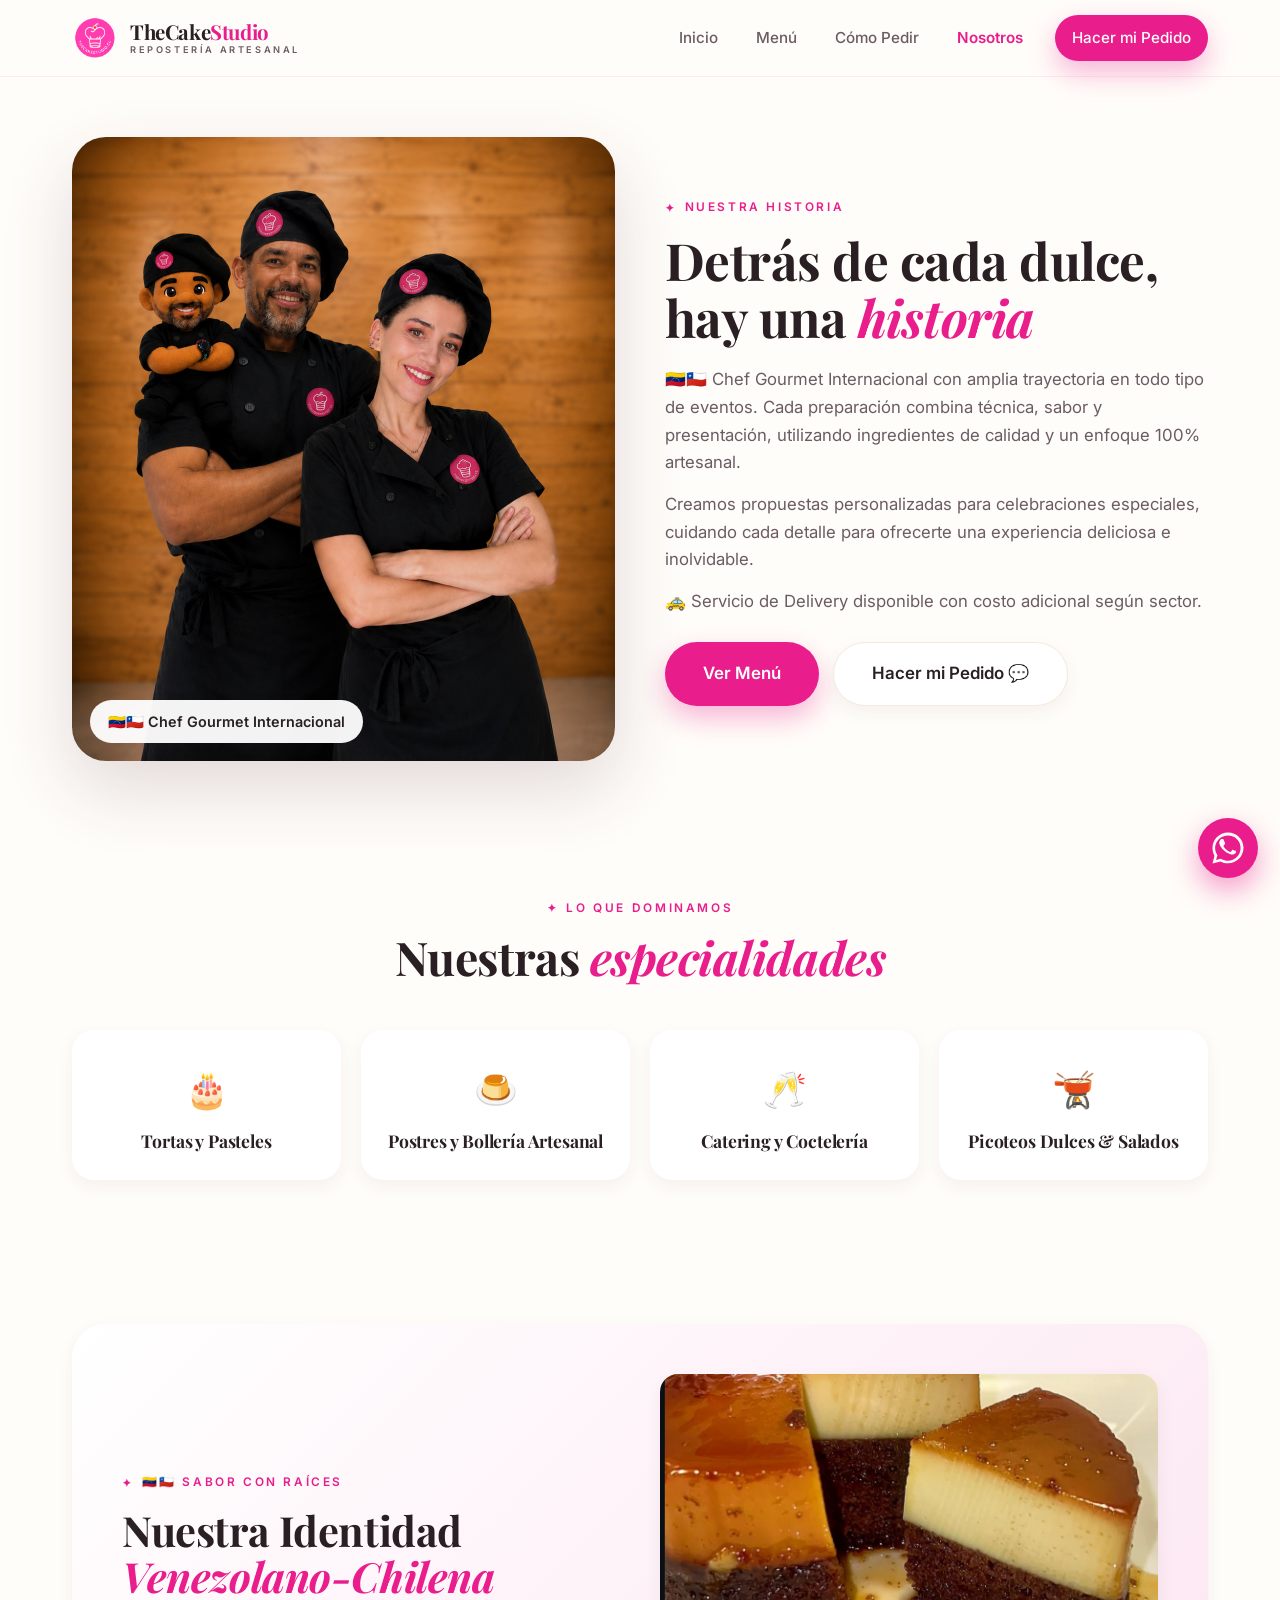
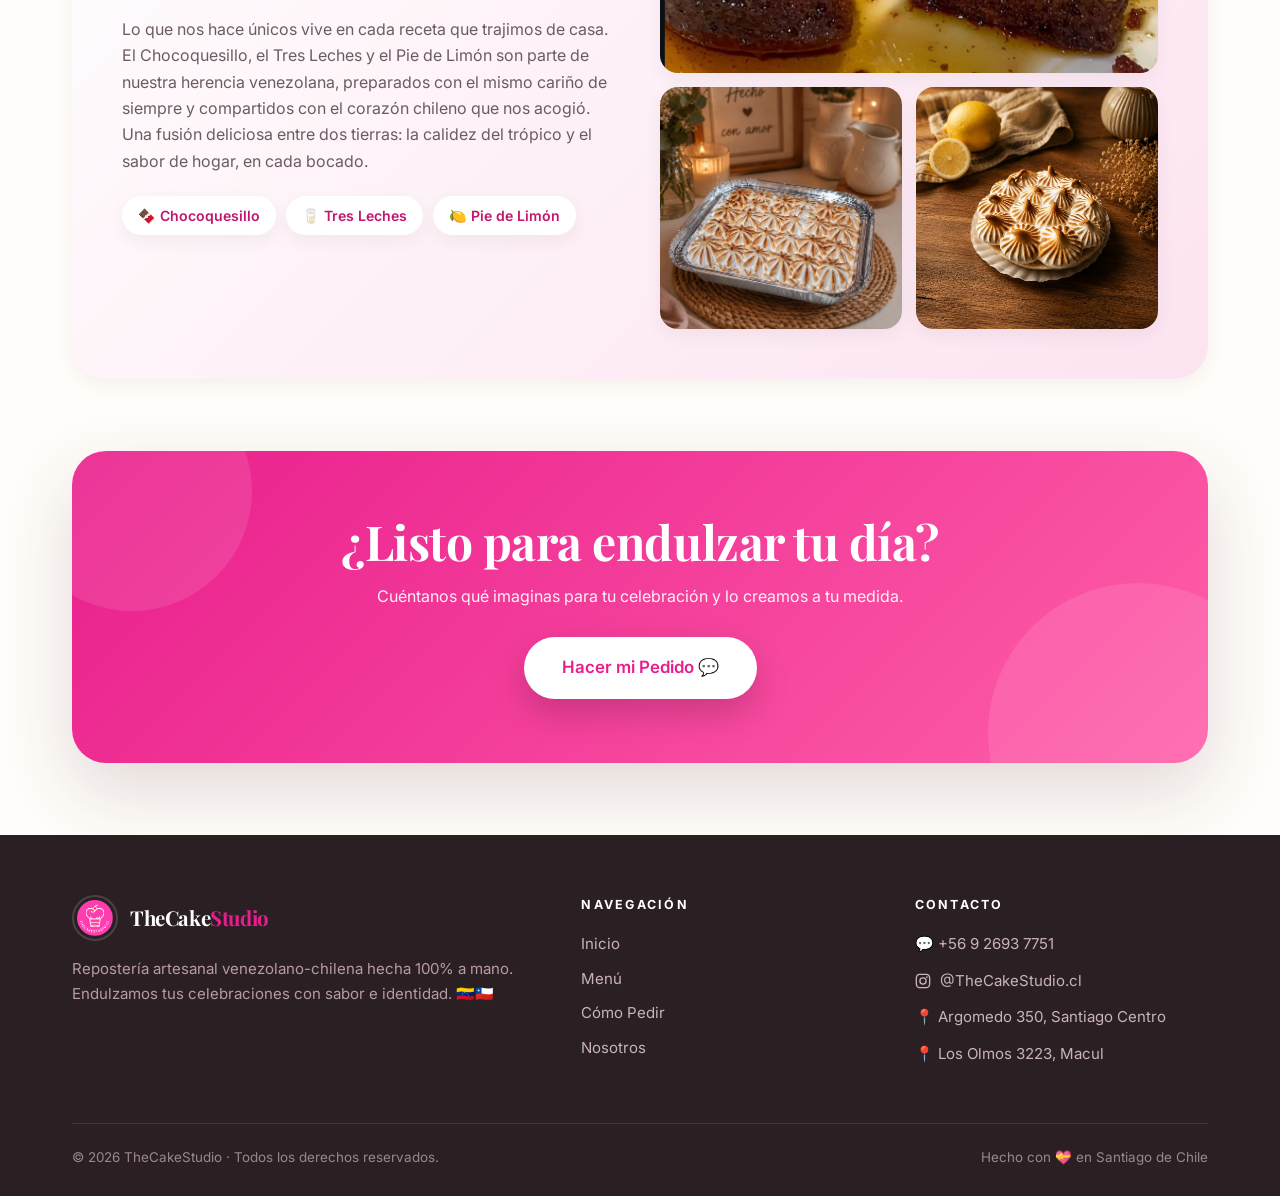
<file: nosotros.html>
<!DOCTYPE html>
<html lang="es">
<head>
<meta charset="UTF-8">
<meta name="viewport" content="width=device-width, initial-scale=1.0">
<meta name="theme-color" content="#FFFDF9">
<meta name="color-scheme" content="only light">
<title>Nosotros · Chef venezolano-chileno | TheCakeStudio Santiago</title>
<meta name="description" content="Conoce TheCakeStudio: repostería artesanal de un chef gourmet venezolano-chileno en Santiago. Tortas, Chocoquesillo y postres sin premezclas hechos 100% a mano, con identidad venezolano-chilena.">
<meta name="keywords" content="repostería artesanal Santiago, tortas venezolanas Chile, postres sin premezclas Santiago, repostería a mano Macul, chef venezolano Santiago">
<link rel="icon" href="Logo/Logo White Background.PNG">
<link rel="preconnect" href="https://fonts.googleapis.com">
<link rel="preconnect" href="https://fonts.gstatic.com" crossorigin>
<link href="https://fonts.googleapis.com/css2?family=Playfair+Display:ital,wght@0,500;0,600;0,700;0,800;1,500;1,600;1,700&family=Inter:wght@400;500;600;700&display=swap" rel="stylesheet">
<link rel="stylesheet" href="styles.css">
</head>
<body>

<!-- ============ NAVBAR ============ -->
<header class="nav">
  <div class="wrap nav-inner">
    <a class="brand" href="index.html">
      <img src="Logo/Logo Fuxia Background.PNG" alt="TheCakeStudio">
      <span class="brand-name">TheCake<span>Studio</span><small>Repostería artesanal</small></span>
    </a>
    <button class="nav-toggle" aria-label="Menú"><span></span><span></span><span></span></button>
    <nav class="nav-links">
      <a href="index.html">Inicio</a>
      <a href="menu.html">Menú</a>
      <a href="como-pedir.html">Cómo Pedir</a>
      <a href="nosotros.html" class="active">Nosotros</a>
      <span class="nav-cta"><a class="btn btn-primary" href="como-pedir.html#pedir">Hacer mi Pedido</a></span>
    </nav>
  </div>
</header>

<!-- ============ HERO ABOUT ============ -->
<section class="wrap">
  <div class="about-hero">
    <div class="photo reveal">
      <img loading="lazy" src="About Us/Chef Eduardo.png" alt="Chef de TheCakeStudio">
      <span class="tag-flag">🇻🇪🇨🇱 Chef Gourmet Internacional</span>
    </div>
    <div class="reveal">
      <span class="eyebrow">Nuestra historia</span>
      <h1>Detrás de cada dulce, hay una <em>historia</em></h1>
      <div class="body">
        <p>🇻🇪🇨🇱 Chef Gourmet Internacional con amplia trayectoria en todo tipo de eventos. Cada preparación combina técnica, sabor y presentación, utilizando ingredientes de calidad y un enfoque 100% artesanal.</p>
        <p>Creamos propuestas personalizadas para celebraciones especiales, cuidando cada detalle para ofrecerte una experiencia deliciosa e inolvidable.</p>
        <p>🚕 Servicio de Delivery disponible con costo adicional según sector.</p>
      </div>
      <div class="hero-actions" style="margin-top:26px">
        <a class="btn btn-primary btn-lg" href="menu.html">Ver Menú</a>
        <a class="btn btn-ghost btn-lg" href="como-pedir.html#pedir">Hacer mi Pedido 💬</a>
      </div>
    </div>
  </div>
</section>

<!-- ============ ESPECIALIDADES ============ -->
<section class="section">
  <div class="wrap">
    <div class="section-head center reveal">
      <span class="eyebrow">Lo que dominamos</span>
      <h2>Nuestras <em>especialidades</em></h2>
    </div>
    <div class="spec-grid">
      <div class="spec reveal"><div class="ic">🎂</div><h3>Tortas y Pasteles</h3></div>
      <div class="spec reveal"><div class="ic">🍮</div><h3>Postres y Bollería Artesanal</h3></div>
      <div class="spec reveal"><div class="ic">🥂</div><h3>Catering y Coctelería</h3></div>
      <div class="spec reveal"><div class="ic">🫕</div><h3>Picoteos Dulces &amp; Salados</h3></div>
    </div>
  </div>
</section>

<!-- ============ IDENTIDAD VENEZOLANO-CHILENA ============ -->
<section class="section">
  <div class="wrap">
    <div class="identity reveal">
      <div>
        <span class="eyebrow">🇻🇪🇨🇱 Sabor con raíces</span>
        <h2>Nuestra Identidad <em>Venezolano-Chilena</em></h2>
        <p>Lo que nos hace únicos vive en cada receta que trajimos de casa. El Chocoquesillo, el Tres Leches y el Pie de Limón son parte de nuestra herencia venezolana, preparados con el mismo cariño de siempre y compartidos con el corazón chileno que nos acogió. Una fusión deliciosa entre dos tierras: la calidez del trópico y el sabor de hogar, en cada bocado.</p>
        <div class="ve-list">
          <a href="menu.html#chocoquesillo">🍫 Chocoquesillo</a>
          <a href="menu.html#tres-leches">🥛 Tres Leches</a>
          <a href="menu.html#pie-de-limon">🍋 Pie de Limón</a>
        </div>
      </div>
      <div class="imgs">
        <img loading="lazy" src="Postres/Cocoquesillo.JPG" alt="Chocoquesillo">
        <img loading="lazy" src="Postres/Torta Tres Leches.JPG" alt="Tres Leches">
        <img loading="lazy" src="Postres/Pie De Limon 2.jpg" alt="Pie de Limón">
      </div>
    </div>
  </div>
</section>

<!-- ============ CTA ============ -->
<section class="section" style="padding-top:0">
  <div class="wrap">
    <div class="cta-band reveal">
      <h2>¿Listo para endulzar tu día?</h2>
      <p>Cuéntanos qué imaginas para tu celebración y lo creamos a tu medida.</p>
      <a class="btn btn-primary btn-lg" href="como-pedir.html#pedir">Hacer mi Pedido 💬</a>
    </div>
  </div>
</section>

<!-- ============ FOOTER ============ -->
<footer class="footer">
  <div class="wrap">
    <div class="footer-grid">
      <div>
        <a class="brand" href="index.html">
          <img src="Logo/Logo Fuxia Background.PNG" alt="TheCakeStudio">
          <span class="brand-name">TheCake<span style="color:var(--fuchsia)">Studio</span></span>
        </a>
        <p class="tag">Repostería artesanal venezolano-chilena hecha 100% a mano. Endulzamos tus celebraciones con sabor e identidad. 🇻🇪🇨🇱</p>
      </div>
      <div>
        <h4>Navegación</h4>
        <ul>
          <li><a href="index.html">Inicio</a></li>
          <li><a href="menu.html">Menú</a></li>
          <li><a href="como-pedir.html">Cómo Pedir</a></li>
          <li><a href="nosotros.html">Nosotros</a></li>
        </ul>
      </div>
      <div>
        <h4>Contacto</h4>
        <div class="contact">
          <a href="https://wa.me/56926937751?text=%C2%A1Hola%20TheCakeStudio!%20%F0%9F%8E%82%F0%9F%92%96%20Los%20vi%20en%20su%20p%C3%A1gina%20web%20y%20se%20me%20antoj%C3%B3%20algo%20hecho%20con%20amor.%20Me%20encantar%C3%ADa%20hacer%20un%20pedido%20o%20resolver%20una%20dudita.%20%C2%BFMe%20ayudan%3F%20%F0%9F%98%8A" target="_blank">💬 +56 9 2693 7751</a>
          <a href="https://instagram.com/TheCakeStudio.cl" target="_blank"><svg class="ig-ic" viewBox="0 0 24 24" aria-hidden="true"><path fill="currentColor" d="M12 2.982c2.937 0 3.285.011 4.445.064 1.072.049 1.654.228 2.042.379.513.199.879.436 1.263.821.385.384.622.75.821 1.263.151.388.33.97.379 2.042.053 1.16.064 1.508.064 4.445s-.011 3.285-.064 4.445c-.049 1.072-.228 1.654-.379 2.042a3.39 3.39 0 0 1-.821 1.263 3.39 3.39 0 0 1-1.263.821c-.388.151-.97.33-2.042.379-1.16.053-1.508.064-4.445.064s-3.285-.011-4.445-.064c-1.072-.049-1.654-.228-2.042-.379a3.39 3.39 0 0 1-1.263-.821 3.39 3.39 0 0 1-.821-1.263c-.151-.388-.33-.97-.379-2.042-.053-1.16-.064-1.508-.064-4.445s.011-3.285.064-4.445c.049-1.072.228-1.654.379-2.042.199-.513.436-.879.821-1.263a3.39 3.39 0 0 1 1.263-.821c.388-.151.97-.33 2.042-.379 1.16-.053 1.508-.064 4.445-.064M12 1c-2.987 0-3.362.013-4.535.066-1.171.054-1.97.24-2.67.511a5.39 5.39 0 0 0-1.949 1.269 5.39 5.39 0 0 0-1.269 1.949c-.271.7-.457 1.499-.511 2.67C1.013 8.638 1 9.013 1 12s.013 3.362.066 4.535c.054 1.171.24 1.97.511 2.67a5.39 5.39 0 0 0 1.269 1.949 5.39 5.39 0 0 0 1.949 1.269c.7.271 1.499.457 2.67.511C8.638 22.987 9.013 23 12 23s3.362-.013 4.535-.066c1.171-.054 1.97-.24 2.67-.511a5.39 5.39 0 0 0 1.949-1.269 5.39 5.39 0 0 0 1.269-1.949c.271-.7.457-1.499.511-2.67C22.987 15.362 23 14.987 23 12s-.013-3.362-.066-4.535c-.054-1.171-.24-1.97-.511-2.67a5.39 5.39 0 0 0-1.269-1.949 5.39 5.39 0 0 0-1.949-1.269c-.7-.271-1.499-.457-2.67-.511C15.362 1.013 14.987 1 12 1m0 5.351A5.649 5.649 0 1 0 17.649 12 5.649 5.649 0 0 0 12 6.351m0 9.316A3.667 3.667 0 1 1 15.667 12 3.667 3.667 0 0 1 12 15.667m5.872-10.859a1.32 1.32 0 1 0 1.32 1.32 1.32 1.32 0 0 0-1.32-1.32"/></svg> @TheCakeStudio.cl</a>
          <div>📍 Argomedo 350, Santiago Centro</div>
          <div>📍 Los Olmos 3223, Macul</div>
        </div>
      </div>
    </div>
    <div class="footer-bottom">
      <span>© 2026 TheCakeStudio · Todos los derechos reservados.</span>
      <span>Hecho con 💝 en Santiago de Chile</span>
    </div>
  </div>
</footer>

<!-- ============ WHATSAPP FLOTANTE ============ -->
<a class="wa-float" href="https://wa.me/56926937751?text=%C2%A1Hola%20TheCakeStudio!%20%F0%9F%8E%82%F0%9F%92%96%20Los%20vi%20en%20su%20p%C3%A1gina%20web%20y%20se%20me%20antoj%C3%B3%20algo%20hecho%20con%20amor.%20Me%20encantar%C3%ADa%20hacer%20un%20pedido%20o%20resolver%20una%20dudita.%20%C2%BFMe%20ayudan%3F%20%F0%9F%98%8A" target="_blank" aria-label="Escríbenos por WhatsApp">
  <svg viewBox="0 0 32 32" fill="currentColor"><path d="M16 .5C7.4.5.5 7.4.5 16c0 2.8.7 5.4 2 7.7L.5 31.5l8-2.1c2.2 1.2 4.8 1.9 7.5 1.9 8.6 0 15.5-6.9 15.5-15.5S24.6.5 16 .5zm0 28.3c-2.4 0-4.7-.6-6.7-1.8l-.5-.3-4.7 1.2 1.3-4.6-.3-.5c-1.3-2.1-2-4.5-2-7C3.4 9 8.9 3.5 16 3.5S28.6 9 28.6 16 23 28.8 16 28.8zm8.3-9.4c-.5-.2-2.7-1.3-3.1-1.5-.4-.2-.7-.2-1 .2-.3.5-1.1 1.5-1.4 1.7-.2.3-.5.3-.9.1-.5-.2-2-.7-3.7-2.3-1.4-1.2-2.3-2.7-2.6-3.2-.3-.5 0-.7.2-1 .2-.2.5-.5.7-.8.2-.3.3-.5.5-.8.1-.3.1-.6 0-.8-.1-.2-1-2.4-1.4-3.3-.4-.9-.7-.7-1-.8h-.8c-.3 0-.7.1-1.1.5-.4.5-1.4 1.4-1.4 3.4s1.5 4 1.7 4.2c.2.3 2.9 4.5 7.1 6.3 1 .4 1.8.7 2.4.9 1 .3 1.9.3 2.6.2.8-.1 2.5-1 2.8-2 .3-1 .3-1.8.2-2-.1-.2-.4-.3-.9-.5z"/></svg>
</a>

<script src="script.js"></script>
</body>
</html>
</file>
<file: styles.css>
/* ============================================================
   THE CAKE STUDIO — Shared Stylesheet
   Palette: cream #FFFDF9 · fuchsia #E91E8C
   Fonts: Playfair Display (titles) · Inter (body)
   Mobile-first, responsive
   ============================================================ */

/* ---------- Tokens ---------- */
:root {
  /* Site is light-only. "only light" is the strongest opt-out: it stops mobile
     browsers' auto/forced dark mode (Chrome auto-dark, Samsung Internet, WebView)
     from repainting the page's background dark. */
  color-scheme: only light;
  --cream: #FFFDF9;
  --cream-2: #FBF3EC;
  --cream-3: #F6E9DE;
  --fuchsia: #E91E8C;
  --fuchsia-dark: #C2156F;
  --fuchsia-soft: #FCE3F0;
  --ink: #2A2024;
  --ink-soft: #6B5C63;
  --gold: #E8A13B;
  --white: #ffffff;
  --shadow-sm: 0 6px 18px rgba(73, 30, 52, 0.06);
  --shadow-md: 0 16px 40px rgba(73, 30, 52, 0.10);
  --shadow-lg: 0 28px 70px rgba(73, 30, 52, 0.16);
  --radius-sm: 14px;
  --radius: 22px;
  --radius-lg: 34px;
  --maxw: 1180px;
  --ease: cubic-bezier(0.22, 1, 0.36, 1);
}

/* ---------- Reset ---------- */
*, *::before, *::after { box-sizing: border-box; }
* { margin: 0; padding: 0; }
html { scroll-behavior: smooth; -webkit-text-size-adjust: 100%; background: var(--cream); color-scheme: only light; }
body {
  font-family: 'Inter', system-ui, sans-serif;
  background: var(--cream);
  min-height: 100vh;
  color: var(--ink);
  line-height: 1.65;
  font-size: 16px;
  overflow-x: hidden;
  -webkit-font-smoothing: antialiased;
}
img { max-width: 100%; display: block; }
a { color: inherit; text-decoration: none; }
ul { list-style: none; }
button { font-family: inherit; cursor: pointer; border: none; background: none; }

h1, h2, h3, .serif {
  font-family: 'Playfair Display', Georgia, serif;
  font-weight: 700;
  line-height: 1.12;
  letter-spacing: -0.01em;
  color: var(--ink);
}

.wrap { width: 100%; max-width: var(--maxw); margin-inline: auto; padding-inline: 22px; }
.section { padding: 72px 0; }
.center { text-align: center; }

/* superscript section eyebrow (Ovenly style) */
.eyebrow {
  display: inline-flex;
  align-items: center;
  gap: 8px;
  font-family: 'Inter', sans-serif;
  font-size: 0.74rem;
  font-weight: 600;
  letter-spacing: 0.22em;
  text-transform: uppercase;
  color: var(--fuchsia);
  margin-bottom: 14px;
}
.eyebrow::before { content: "✦"; font-size: 0.7rem; }

.section-head { max-width: 640px; margin: 0 auto 46px; }
.section-head h2 { font-size: clamp(1.9rem, 5vw, 2.9rem); }
.section-head h2 em { font-style: italic; color: var(--fuchsia); }
.section-head p { color: var(--ink-soft); margin-top: 14px; font-size: 1.05rem; }

/* ---------- Buttons ---------- */
.btn {
  display: inline-flex;
  align-items: center;
  justify-content: center;
  gap: 9px;
  font-weight: 600;
  font-size: 0.98rem;
  padding: 14px 28px;
  border-radius: 999px;
  transition: transform .25s var(--ease), box-shadow .25s var(--ease), background .25s;
  white-space: nowrap;
}
.btn-primary {
  background: var(--fuchsia);
  color: #fff;
  box-shadow: 0 12px 28px rgba(233, 30, 140, 0.32);
}
.btn-primary:hover { background: var(--fuchsia-dark); transform: translateY(-3px); box-shadow: 0 18px 36px rgba(233, 30, 140, 0.40); }
.btn-ghost {
  background: var(--white);
  color: var(--ink);
  border: 1.5px solid var(--cream-3);
  box-shadow: var(--shadow-sm);
}
.btn-ghost:hover { border-color: var(--fuchsia); color: var(--fuchsia); transform: translateY(-3px); }
.btn-lg { padding: 17px 38px; font-size: 1.06rem; }
.btn-block { width: 100%; }

/* ============================================================
   NAVBAR
   ============================================================ */
.nav {
  position: sticky; top: 0; z-index: 100;
  background: rgba(255, 253, 249, 0.82);
  backdrop-filter: blur(14px);
  -webkit-backdrop-filter: blur(14px);
  border-bottom: 1px solid rgba(233, 30, 140, 0.08);
}
.nav-inner {
  display: flex; align-items: center; justify-content: space-between;
  height: 76px;
}
.brand { display: flex; align-items: center; gap: 12px; }
.brand img { width: 46px; height: 46px; border-radius: 50%; }
.brand-name {
  font-family: 'Playfair Display', serif;
  font-weight: 700; font-size: 1.28rem; letter-spacing: -0.02em;
  line-height: 1;
}
.brand-name span { color: var(--fuchsia); }
.brand-name small { display: block; font-family:'Inter',sans-serif; font-size: .58rem; font-weight:600; letter-spacing:.28em; color: var(--ink-soft); text-transform: uppercase; margin-top: 3px; }

.nav-links { display: flex; align-items: center; gap: 6px; }
.nav-links a {
  font-size: 0.95rem; font-weight: 500; color: var(--ink-soft);
  padding: 9px 16px; border-radius: 999px; transition: color .2s, background .2s;
}
.nav-links a:hover { color: var(--fuchsia); background: var(--fuchsia-soft); }
.nav-links a.active { color: var(--fuchsia); font-weight: 600; }
.nav-cta { margin-left: 10px; }
/* White text normally; on hover flip to white bg + fuchsia text/border (no layout shift). */
.nav-cta .btn-primary { color: #fff; border: 1.6px solid transparent; }
.nav-cta .btn-primary:hover {
  background: #fff; color: var(--fuchsia); border-color: var(--fuchsia);
  box-shadow: 0 12px 28px rgba(233, 30, 140, 0.18);
}

.nav-toggle { display: none; flex-direction: column; gap: 5px; padding: 8px; }
.nav-toggle span { width: 24px; height: 2.4px; background: var(--ink); border-radius: 2px; transition: .3s; }

@media (max-width: 860px) {
  .nav-toggle { display: flex; }
  .nav-links {
    position: fixed; inset: 76px 0 auto 0;
    flex-direction: column; align-items: stretch; gap: 4px;
    background: var(--cream); padding: 18px 22px 28px;
    border-bottom: 1px solid var(--cream-3);
    box-shadow: var(--shadow-md);
    transform: translateY(-130%); transition: transform .35s var(--ease);
    z-index: 99;
  }
  .nav-links.open { transform: translateY(0); }
  .nav-links a { padding: 13px 16px; font-size: 1.05rem; }
  .nav-cta { margin: 8px 0 0; }
  .nav-cta .btn { width: 100%; }
  .nav.open .nav-toggle span:nth-child(1){ transform: translateY(7.4px) rotate(45deg); }
  .nav.open .nav-toggle span:nth-child(2){ opacity: 0; }
  .nav.open .nav-toggle span:nth-child(3){ transform: translateY(-7.4px) rotate(-45deg); }
}

/* ============================================================
   HERO (CakePop energy + Ovenly elegance)
   ============================================================ */
.hero { position: relative; padding: 56px 0 84px; overflow: hidden; }
.hero-blob {
  position: absolute; z-index: 0; border-radius: 50%;
  filter: blur(2px); opacity: .5;
}
.hero-blob.b1 { width: 460px; height: 460px; background: radial-gradient(circle, var(--fuchsia-soft), transparent 70%); top: -120px; right: -120px; }
.hero-blob.b2 { width: 380px; height: 380px; background: radial-gradient(circle, #FCEFD7, transparent 70%); bottom: -140px; left: -120px; }

.hero-grid {
  position: relative; z-index: 1;
  display: grid; grid-template-columns: 1.05fr 0.95fr;
  gap: 48px; align-items: center;
}
.hero-copy .eyebrow { margin-bottom: 18px; }
.hero h1 {
  font-size: clamp(2.5rem, 6.4vw, 4.4rem);
  line-height: 1.04;
}
.hero h1 em { font-style: italic; color: var(--fuchsia); }
.hero-copy p.lead {
  margin: 22px 0 32px; font-size: 1.14rem; color: var(--ink-soft); max-width: 30em;
}
.hero-actions { display: flex; gap: 14px; flex-wrap: wrap; }
.hero-trust { display: flex; gap: 26px; margin-top: 34px; flex-wrap: wrap; }
.hero-trust div { line-height: 1.1; }
.hero-trust strong { font-family:'Playfair Display',serif; font-size: 1.6rem; color: var(--fuchsia); display:block; }
.hero-trust span { font-size: .82rem; color: var(--ink-soft); }

/* hero collage */
.hero-art { position: relative; min-height: 440px; }
.hero-art .disc {
  position: absolute; top: 50%; left: 50%; transform: translate(-50%,-50%);
  width: 86%; aspect-ratio: 1; border-radius: 50%;
  background: linear-gradient(150deg, var(--fuchsia), #ff63b0);
  box-shadow: var(--shadow-lg);
}
.hero-art .main-cake {
  position: relative; z-index: 2;
  width: 84%; aspect-ratio: 1; margin: 0 auto;
  border-radius: 50%; object-fit: cover;
  border: 10px solid #fff; box-shadow: var(--shadow-lg);
}
/* Hero photo carousel — same circle/border/shadow as the old static image.
   Cream background on the box and each slide so fades never flash dark. */
.hero-carousel {
  position: relative; z-index: 2;
  width: 84%; aspect-ratio: 1; margin: 0 auto;
  border-radius: 50%; overflow: hidden;
  border: 10px solid #fff; box-shadow: var(--shadow-lg);
  background: var(--cream);
}
.hero-carousel .hc-slide {
  position: absolute; inset: 0;
  width: 100%; height: 100%; object-fit: cover;
  background: var(--cream);
  opacity: 0; transition: opacity 1s ease-in-out;
  will-change: opacity;
}
.hero-carousel .hc-slide.is-active { opacity: 1; }
.float-card {
  position: absolute; z-index: 3;
  background: #fff; border-radius: 18px; padding: 9px;
  box-shadow: var(--shadow-md);
  display: flex; align-items: center; gap: 9px;
  animation: floaty 5s ease-in-out infinite;
}
.float-card img { width: 52px; height: 52px; border-radius: 12px; object-fit: cover; }
.float-card b { font-size: .82rem; }
.float-card small { display:block; color: var(--fuchsia); font-size: .72rem; font-weight:600; }
.float-card.fc1 { top: 6%; left: -6%; animation-delay: 0s; }
.float-card.fc2 { bottom: 10%; right: -8%; animation-delay: 1.2s; }
.float-card.fc3 { bottom: -2%; left: 6%; animation-delay: 2.4s; }
@keyframes floaty { 0%,100%{ transform: translateY(0);} 50%{ transform: translateY(-12px);} }

@media (max-width: 860px) {
  .hero-grid { grid-template-columns: 1fr; gap: 36px; }
  .hero-art { order: -1; min-height: 340px; max-width: 420px; margin-inline: auto; width: 100%; }
  .hero-actions .btn { flex: 1; }
}

/* ============================================================
   STAR PICKS (Imperdibles)
   ============================================================ */
.stars-grid { display: grid; grid-template-columns: repeat(3,1fr); gap: 28px; }
.star-card {
  background: #fff; border-radius: var(--radius-lg); overflow: hidden;
  box-shadow: var(--shadow-sm); transition: transform .3s var(--ease), box-shadow .3s;
  display: flex; flex-direction: column; position: relative;
}
.star-card:hover { transform: translateY(-8px); box-shadow: var(--shadow-md); }
.star-media { position: relative; aspect-ratio: 4/3.4; overflow: hidden; }
.star-media img { width: 100%; height: 100%; object-fit: cover; transition: transform .6s var(--ease); }
.star-card:hover .star-media img { transform: scale(1.06); }
.badge-star {
  position: absolute; top: 14px; left: 14px; z-index: 2;
  background: rgba(255,255,255,.94); color: var(--fuchsia);
  font-size: .76rem; font-weight: 700; padding: 6px 13px; border-radius: 999px;
  box-shadow: var(--shadow-sm); letter-spacing: .02em;
}
.badge-flag {
  position: absolute; top: 14px; right: 14px; z-index: 2;
  background: rgba(42,32,36,.72); color: #fff; backdrop-filter: blur(4px);
  font-size: .74rem; font-weight: 600; padding: 5px 12px; border-radius: 999px;
}
.star-body { padding: 22px 22px 24px; display: flex; flex-direction: column; flex: 1; }
.star-body h3 { font-size: 1.4rem; }
.star-body .meta { flex: none; color: var(--fuchsia); font-weight: 600; font-size: .8rem; margin: 4px 0 0; }
.star-body p { color: var(--ink-soft); font-size: .95rem; margin: 8px 0 18px; flex: 1; }
.star-foot { display: flex; align-items: center; justify-content: space-between; gap: 12px; }
.price { font-family:'Playfair Display',serif; font-weight:700; font-size: 1.2rem; color: var(--fuchsia); }

@media (max-width: 860px) { .stars-grid { grid-template-columns: 1fr; max-width: 440px; margin-inline: auto; } }

/* ============================================================
   CATEGORIES (Lo que hacemos)
   ============================================================ */
.cats-grid {
  display: grid; grid-template-columns: repeat(4,1fr); gap: 18px;
}
.cat-tile {
  position: relative; border-radius: var(--radius); overflow: hidden;
  aspect-ratio: 1; box-shadow: var(--shadow-sm);
  transition: transform .3s var(--ease);
  display: block;
}
.cat-tile:hover { transform: translateY(-6px); }
.cat-tile img { width:100%; height:100%; object-fit: cover; transition: transform .6s var(--ease); }
.cat-tile:hover img { transform: scale(1.08); }
.cat-tile::after {
  content:""; position:absolute; inset:0;
  background: linear-gradient(to top, rgba(42,32,36,.78), rgba(42,32,36,.05) 55%);
}
.cat-tile span {
  position: absolute; left: 16px; bottom: 14px; z-index: 2;
  color: #fff; font-family:'Playfair Display',serif; font-weight: 700; font-size: 1.18rem;
}
.cat-tile .arrow { position:absolute; right:14px; bottom:16px; z-index:2; color:#fff; opacity:.85; }
@media (max-width: 860px) { .cats-grid { grid-template-columns: repeat(2,1fr); } }

/* ============================================================
   VALUES
   ============================================================ */
.values-grid { display: grid; grid-template-columns: repeat(4,1fr); gap: 22px; }
.value-card {
  background: #fff; border-radius: var(--radius); padding: 30px 24px;
  box-shadow: var(--shadow-sm); border: 1px solid rgba(233,30,140,.05);
  transition: transform .3s var(--ease);
}
.value-card:hover { transform: translateY(-6px); box-shadow: var(--shadow-md); }
.value-ic {
  width: 58px; height: 58px; border-radius: 18px; display:grid; place-items:center;
  font-size: 1.6rem; background: var(--fuchsia-soft); margin-bottom: 16px;
}
.value-card h3 { font-size: 1.16rem; margin-bottom: 8px; }
.value-card p { color: var(--ink-soft); font-size: .92rem; }
@media (max-width: 860px) { .values-grid { grid-template-columns: 1fr 1fr; gap: 16px; } }
@media (max-width: 480px) { .values-grid { grid-template-columns: 1fr; } }

/* ============================================================
   TESTIMONIALS
   ============================================================ */
.tone-warm { background: linear-gradient(180deg, var(--cream-2), var(--cream)); }
.reviews {
  display: grid; grid-template-columns: repeat(4,1fr); gap: 20px;
}
.review {
  background: #fff; border-radius: var(--radius); padding: 24px 22px;
  box-shadow: var(--shadow-sm); display:flex; flex-direction:column; gap: 12px;
  break-inside: avoid;
}
.review .stars-row { color: var(--gold); font-size: .9rem; letter-spacing: 2px; }
.review p { font-size: .94rem; color: var(--ink); }
.review .who { display:flex; align-items:center; gap:11px; margin-top: auto; }
.avatar {
  width: 40px; height: 40px; border-radius: 50%; display:grid; place-items:center;
  font-weight: 700; color:#fff; font-size: .95rem; flex: none;
}
.review .who b { font-size: .92rem; }
.review .who small { display:block; color: var(--ink-soft); font-size: .78rem; }
@media (max-width: 980px){ .reviews { grid-template-columns: 1fr 1fr; } }
@media (max-width: 560px){ .reviews { grid-template-columns: 1fr; } }

/* ============================================================
   CTA BANNER
   ============================================================ */
.cta-band {
  position: relative; overflow: hidden;
  background: linear-gradient(135deg, var(--fuchsia), #ff5fa9);
  border-radius: var(--radius-lg); padding: 64px 40px; text-align: center;
  box-shadow: var(--shadow-lg);
}
.cta-band::before, .cta-band::after {
  content:""; position:absolute; border-radius:50%; background: rgba(255,255,255,.10);
}
.cta-band::before { width: 240px; height:240px; top:-80px; left:-60px; }
.cta-band::after { width: 300px; height:300px; bottom:-120px; right:-80px; }
.cta-band h2 { color:#fff; font-size: clamp(1.9rem,5vw,3rem); position:relative; }
.cta-band p { color: rgba(255,255,255,.92); margin: 14px auto 28px; max-width: 34em; position:relative; }
.cta-band .btn { position: relative; }
.cta-band .btn-primary { background:#fff; color: var(--fuchsia); box-shadow: 0 14px 34px rgba(0,0,0,.18); }
.cta-band .btn-primary:hover { background: var(--ink); color:#fff; }

/* ============================================================
   FOOTER
   ============================================================ */
.footer { background: var(--ink); color: #E8D9DF; padding: 60px 0 28px; }
.footer-grid { display: grid; grid-template-columns: 1.6fr 1fr 1fr; gap: 40px; }
.footer .brand-name { color:#fff; }
.footer .brand img { border: 2px solid rgba(255,255,255,.15); }
.footer p.tag { color:#B89AA6; margin-top: 16px; max-width: 30em; font-size: .94rem; }
.footer h4 { font-family:'Inter',sans-serif; font-size: .78rem; letter-spacing:.18em; text-transform:uppercase; color:#fff; margin-bottom: 16px; }
.footer ul li { margin-bottom: 10px; }
.footer ul a, .footer .contact a, .footer .contact div { color:#C9B2BC; font-size: .94rem; transition: color .2s; display:flex; gap:9px; align-items:flex-start; }
.footer .contact a { align-items: center; }
.ig-ic { width: 16px; height: 16px; flex: none; }
.footer ul a:hover, .footer .contact a:hover { color: var(--fuchsia); }
.footer .contact > * { margin-bottom: 12px; }
.footer-bottom {
  border-top: 1px solid rgba(255,255,255,.10); margin-top: 44px; padding-top: 22px;
  display:flex; justify-content: space-between; gap: 12px; flex-wrap: wrap;
  font-size: .84rem; color:#9C8590;
}
@media (max-width: 760px){ .footer-grid { grid-template-columns: 1fr; gap: 30px; } }

/* ============================================================
   FLOATING WHATSAPP
   ============================================================ */
.wa-float {
  position: fixed; right: 22px; bottom: 22px; z-index: 200;
  width: 60px; height: 60px; border-radius: 50%;
  background: var(--fuchsia); color:#fff; display:grid; place-items:center;
  box-shadow: 0 12px 30px rgba(233,30,140,.45);
  transition: transform .25s var(--ease), box-shadow .25s;
  animation: waPulse 2.6s infinite;
}
.wa-float:hover { transform: scale(1.08); box-shadow: 0 16px 38px rgba(233,30,140,.55); }
.wa-float svg { width: 32px; height: 32px; }
@keyframes waPulse {
  0% { box-shadow: 0 12px 30px rgba(233,30,140,.45), 0 0 0 0 rgba(233,30,140,.45); }
  70% { box-shadow: 0 12px 30px rgba(233,30,140,.45), 0 0 0 16px rgba(233,30,140,0); }
  100% { box-shadow: 0 12px 30px rgba(233,30,140,.45), 0 0 0 0 rgba(233,30,140,0); }
}

/* ============================================================
   MENU PAGE
   ============================================================ */
.page-head { padding: 56px 0 30px; text-align: center; }
.page-head .eyebrow { margin-bottom: 14px; }
.page-head h1 { font-size: clamp(2.2rem,6vw,3.6rem); }
.page-head h1 em { font-style: italic; color: var(--fuchsia); }
.page-head p { color: var(--ink-soft); max-width: 38em; margin: 14px auto 0; font-size: 1.05rem; }

.cat-block { margin-top: 26px; scroll-margin-top: 92px; }
[id] { scroll-margin-top: 92px; }
.cat-title {
  position: relative; display:flex; align-items:center; gap: 14px; margin-bottom: 26px;
  padding-right: 50px; cursor: pointer; user-select: none;
}
.cat-title h2 { font-size: 1.8rem; white-space: nowrap; }
.cat-title .em { font-size: 1.7rem; }
.cat-title::after { content:""; height:1px; flex:1; background: var(--cream-3); }
/* collapse toggle (injected by JS) — sits in the reserved right padding */
.cat-toggle {
  position: absolute; right: 0; top: 50%; transform: translateY(-50%) rotate(180deg);
  width: 38px; height: 38px; border-radius: 50%; flex: none;
  display: grid; place-items: center; font-size: .8rem; line-height: 1;
  color: var(--fuchsia); background: var(--fuchsia-soft);
  transition: transform .35s var(--ease), background .2s;
}
.cat-title:hover .cat-toggle { background: var(--fuchsia); color: #fff; }
.cat-block.collapsed .cat-toggle { transform: translateY(-50%) rotate(0deg); }

.menu-grid { display: grid; grid-template-columns: repeat(3,1fr); gap: 26px; transition: max-height .45s var(--ease); }
.prod {
  background:#fff; border-radius: var(--radius); overflow:hidden;
  box-shadow: var(--shadow-sm); display:flex; flex-direction:column;
  transition: transform .3s var(--ease), box-shadow .3s; position: relative;
}
.prod:hover { transform: translateY(-7px); box-shadow: var(--shadow-md); }
.prod-media { aspect-ratio: 1; overflow:hidden; position:relative; }
.prod-media img { width:100%; height:100%; object-fit: cover; transition: transform .6s var(--ease); }
.prod:hover .prod-media img { transform: scale(1.07); }
.prod-body { padding: 20px 20px 22px; display:flex; flex-direction:column; flex:1; }
.prod-head { display:flex; justify-content:space-between; align-items:baseline; gap:12px; }
.prod-head h3 { font-size: 1.18rem; line-height:1.2; }
.prod .meta { font-size:.8rem; color: var(--fuchsia); font-weight:600; margin: 4px 0 0; }
.prod .desc { color: var(--ink-soft); font-size: .9rem; margin: 10px 0 18px; flex:1; }
.prod .price { font-size: 1.12rem; }
.prod .prod-foot { margin-top: 6px; }
@media (max-width: 920px){ .menu-grid { grid-template-columns: 1fr 1fr; } }
@media (max-width: 600px){ .menu-grid { grid-template-columns: 1fr; max-width:420px; margin-inline:auto; } }

.menu-note {
  margin-top: 50px; text-align:center; background: var(--fuchsia-soft);
  border-radius: var(--radius); padding: 26px; color: var(--fuchsia-dark); font-weight: 500;
}

/* ============================================================
   STEPS (Cómo pedir)
   ============================================================ */
.steps { display: grid; grid-template-columns: repeat(5,1fr); gap: 18px; position: relative; }
.step {
  background:#fff; border-radius: var(--radius); padding: 28px 20px; text-align:center;
  box-shadow: var(--shadow-sm); position: relative; transition: transform .3s var(--ease);
}
.step:hover { transform: translateY(-6px); }
.step .num {
  width: 38px; height: 38px; border-radius: 50%; background: var(--fuchsia); color:#fff;
  display:grid; place-items:center; font-weight:700; margin: 0 auto 14px; font-size: .95rem;
}
.step .ic { font-size: 2rem; margin-bottom: 10px; }
.step h3 { font-size: 1.08rem; margin-bottom: 6px; }
.step p { font-size: .87rem; color: var(--ink-soft); }
@media (max-width: 920px){ .steps { grid-template-columns: 1fr 1fr; } }
@media (max-width: 480px){ .steps { grid-template-columns: 1fr; } }

/* inline order form (como-pedir) */
.order-panel {
  background:#fff; border-radius: var(--radius-lg); padding: 40px; box-shadow: var(--shadow-md);
  max-width: 640px; margin: 0 auto; border: 1px solid rgba(233,30,140,.06);
}
.order-panel h2 { font-size: 1.7rem; margin-bottom: 6px; }
.order-panel > p.sub { color: var(--ink-soft); margin-bottom: 26px; }

/* ---------- Form fields ---------- */
.field { margin-bottom: 18px; }
.field > label { display:block; font-weight: 600; font-size: .9rem; margin-bottom: 7px; }
.field input[type=text], .field input[type=number], .field input[type=date], .field select, .field textarea {
  width: 100%; font-family:'Inter',sans-serif; font-size: .98rem; color: var(--ink);
  padding: 13px 15px; border: 1.6px solid var(--cream-3); border-radius: 14px;
  background: var(--cream); transition: border .2s, box-shadow .2s;
}
.field input:focus, .field select:focus, .field textarea:focus {
  outline: none; border-color: var(--fuchsia); box-shadow: 0 0 0 4px var(--fuchsia-soft); background:#fff;
}
.field textarea { resize: vertical; min-height: 90px; }
.field input[readonly] { background: var(--fuchsia-soft); border-color: transparent; font-weight: 600; color: var(--fuchsia-dark); }
.lead-note { font-size: .82rem; color: var(--fuchsia-dark); font-weight: 500; margin-top: 8px; }
.lead-error { font-size: .85rem; color: #D8143C; font-weight: 600; margin-top: 8px; }
.input-error { border-color: #D8143C !important; color: #D8143C; box-shadow: 0 0 0 4px rgba(216,20,60,.12) !important; }

/* ---------- Multi-product cart ---------- */
.cart-rows { margin-bottom: 8px; }
.cart-row {
  background: var(--cream); border: 1.5px solid var(--cream-3); border-radius: 16px;
  padding: 12px; margin-bottom: 12px;
  display: grid; grid-template-columns: 96px 1fr 40px; gap: 10px 12px; align-items: center;
}
.cart-row .row-product { grid-column: 1 / -1; }
.cart-row select, .cart-row input {
  width: 100%; font-family: 'Inter', sans-serif; font-size: .96rem; color: var(--ink);
  padding: 12px 13px; border: 1.6px solid var(--cream-3); border-radius: 12px; background: #fff;
}
.cart-row select:focus, .cart-row input:focus { outline: none; border-color: var(--fuchsia); box-shadow: 0 0 0 4px var(--fuchsia-soft); }
.cart-row .row-subtotal { text-align: right; font-weight: 700; color: var(--fuchsia); white-space: nowrap; }
.cart-row .row-subtotal small { display: block; font-weight: 600; color: var(--fuchsia-dark); font-size: .72rem; }
.row-remove {
  width: 38px; height: 38px; border-radius: 12px; justify-self: end;
  background: var(--fuchsia-soft); color: var(--fuchsia-dark); font-size: 1rem; font-weight: 700;
  display: grid; place-items: center; transition: background .2s, color .2s;
}
.row-remove:hover { background: var(--fuchsia); color: #fff; }
.row-remove[disabled] { opacity: .4; cursor: not-allowed; }

.btn-add {
  width: 100%; margin: 2px 0 20px; border-style: dashed; border-width: 1.6px;
  border-color: var(--fuchsia); color: var(--fuchsia); background: #fff;
}
.btn-add:hover { background: var(--fuchsia-soft); }

.cart-summary {
  background: linear-gradient(135deg, #fff, var(--fuchsia-soft));
  border: 1.5px solid var(--cream-3); border-radius: 18px; padding: 20px 22px; margin-bottom: 22px;
}
.cart-breakdown:empty { display: none; }
.cart-breakdown .bd-row { display: flex; justify-content: space-between; gap: 12px; font-size: .92rem; color: var(--ink); padding: 5px 0; }
.cart-breakdown .bd-row span:last-child { font-weight: 600; white-space: nowrap; }
.cart-total {
  display: flex; justify-content: space-between; align-items: baseline; gap: 12px;
  font-family: 'Playfair Display', serif; font-weight: 700; font-size: 1.34rem;
  border-top: 1.5px solid rgba(233,30,140,.18); margin-top: 12px; padding-top: 14px;
}
.cart-total span { color: var(--fuchsia); }
.cart-fine { font-size: .82rem; color: var(--ink-soft); margin-top: 8px; }
.cart-consultar { font-size: .85rem; color: var(--fuchsia-dark); font-weight: 600; margin-top: 6px; }

.btn[disabled], .btn.is-disabled {
  opacity: .5; cursor: not-allowed; box-shadow: none !important; transform: none !important;
  pointer-events: none;
}
@media (max-width: 420px) {
  .cart-row { grid-template-columns: 1fr 40px; }
  .cart-row .row-qty { grid-column: 1 / 2; }
  .cart-row .row-subtotal { grid-column: 1 / -1; text-align: left; }
}
.radios { display:flex; gap: 12px; flex-wrap: wrap; }
.radio-chip {
  flex:1; min-width: 140px; display:flex; align-items:center; gap:10px;
  border: 1.6px solid var(--cream-3); border-radius: 14px; padding: 12px 16px; cursor:pointer;
  transition: .2s; background: var(--cream);
}
.radio-chip:hover { border-color: var(--fuchsia); }
.radio-chip input { accent-color: var(--fuchsia); width: 18px; height: 18px; }
.radio-chip.sel { border-color: var(--fuchsia); background: var(--fuchsia-soft); }
.field-hidden { display: none; }

/* ============================================================
   FAQ ACCORDION
   ============================================================ */
.faq { max-width: 760px; margin: 0 auto; }
.faq-item { border-bottom: 1px solid var(--cream-3); }
.faq-q {
  width:100%; text-align:left; display:flex; justify-content:space-between; align-items:center; gap: 16px;
  padding: 22px 4px; font-family:'Playfair Display',serif; font-weight:700; font-size: 1.12rem; color: var(--ink);
}
.faq-q .pm { color: var(--fuchsia); font-size: 1.5rem; transition: transform .3s var(--ease); flex:none; line-height:1; }
.faq-item.open .faq-q .pm { transform: rotate(45deg); }
.faq-a { max-height: 0; overflow: hidden; transition: max-height .4s var(--ease); }
.faq-a p { color: var(--ink-soft); padding: 0 4px 22px; font-size: .98rem; }

/* ============================================================
   NOSOTROS
   ============================================================ */
.about-hero {
  display:grid; grid-template-columns: 1fr 1fr; gap: 50px; align-items:center;
  padding: 60px 0;
}
.about-hero .photo {
  position: relative; border-radius: var(--radius-lg); overflow:hidden;
  box-shadow: var(--shadow-lg); aspect-ratio: 4/4.6;
}
.about-hero .photo img { width:100%; height:100%; object-fit: cover; }
.about-hero .photo .tag-flag {
  position:absolute; bottom:18px; left:18px; background: rgba(255,255,255,.95);
  padding: 10px 18px; border-radius: 999px; font-weight:600; box-shadow: var(--shadow-sm); font-size: .9rem;
}
.about-hero h1 { font-size: clamp(2rem,5vw,3.2rem); }
.about-hero h1 em { font-style: italic; color: var(--fuchsia); }
.about-hero .body { color: var(--ink-soft); font-size: 1.05rem; margin-top: 20px; }
.about-hero .body p { margin-bottom: 14px; }
@media (max-width: 860px){ .about-hero { grid-template-columns: 1fr; gap: 32px; } .about-hero .photo{ max-width: 440px; margin-inline:auto; } }

.spec-grid { display:grid; grid-template-columns: repeat(4,1fr); gap: 20px; }
.spec {
  background:#fff; border-radius: var(--radius); padding: 30px 22px; text-align:center;
  box-shadow: var(--shadow-sm); transition: transform .3s var(--ease);
}
.spec:hover { transform: translateY(-6px); box-shadow: var(--shadow-md); }
.spec .ic { font-size: 2.2rem; margin-bottom: 12px; }
.spec h3 { font-size: 1.1rem; }
@media (max-width: 860px){ .spec-grid { grid-template-columns: 1fr 1fr; } }

.identity {
  background: linear-gradient(135deg, #fff, var(--fuchsia-soft));
  border-radius: var(--radius-lg); padding: 50px; box-shadow: var(--shadow-sm);
  display:grid; grid-template-columns: 1fr 1fr; gap: 40px; align-items:center;
}
.identity h2 { font-size: clamp(1.8rem,4vw,2.6rem); }
.identity h2 em { font-style: italic; color: var(--fuchsia); }
.identity p { color: var(--ink-soft); margin-top: 16px; }
.identity .ve-list { display:flex; flex-wrap: wrap; gap: 10px; margin-top: 22px; }
.identity .ve-list span,
.identity .ve-list a {
  background:#fff; padding: 8px 16px; border-radius: 999px; font-weight:600; font-size:.88rem;
  box-shadow: var(--shadow-sm); color: var(--fuchsia-dark);
  transition: transform .2s var(--ease), box-shadow .2s, background .2s;
}
.identity .ve-list a:hover { background: var(--fuchsia); color:#fff; transform: translateY(-2px); box-shadow: var(--shadow-md); }
.identity .imgs { display:grid; grid-template-columns: 1fr 1fr; gap: 14px; }
.identity .imgs img { border-radius: 18px; aspect-ratio: 1; object-fit: cover; box-shadow: var(--shadow-sm); }
.identity .imgs img:first-child { grid-column: span 2; aspect-ratio: 2/1.2; }
@media (max-width: 860px){ .identity { grid-template-columns: 1fr; padding: 34px 26px; } }

/* order-form fine print (kept from the old modal) */
.modal-fine { text-align:center; color: var(--ink-soft); font-size: .8rem; margin-top: 14px; }

/* ---------- reveal-on-scroll ---------- */
.reveal { opacity: 0; transform: translateY(26px); transition: opacity .7s var(--ease), transform .7s var(--ease); }
.reveal.in { opacity: 1; transform: none; }

@media (prefers-reduced-motion: reduce) {
  * { animation: none !important; scroll-behavior: auto; }
  .reveal { opacity:1; transform:none; transition:none; }
}
</file>
